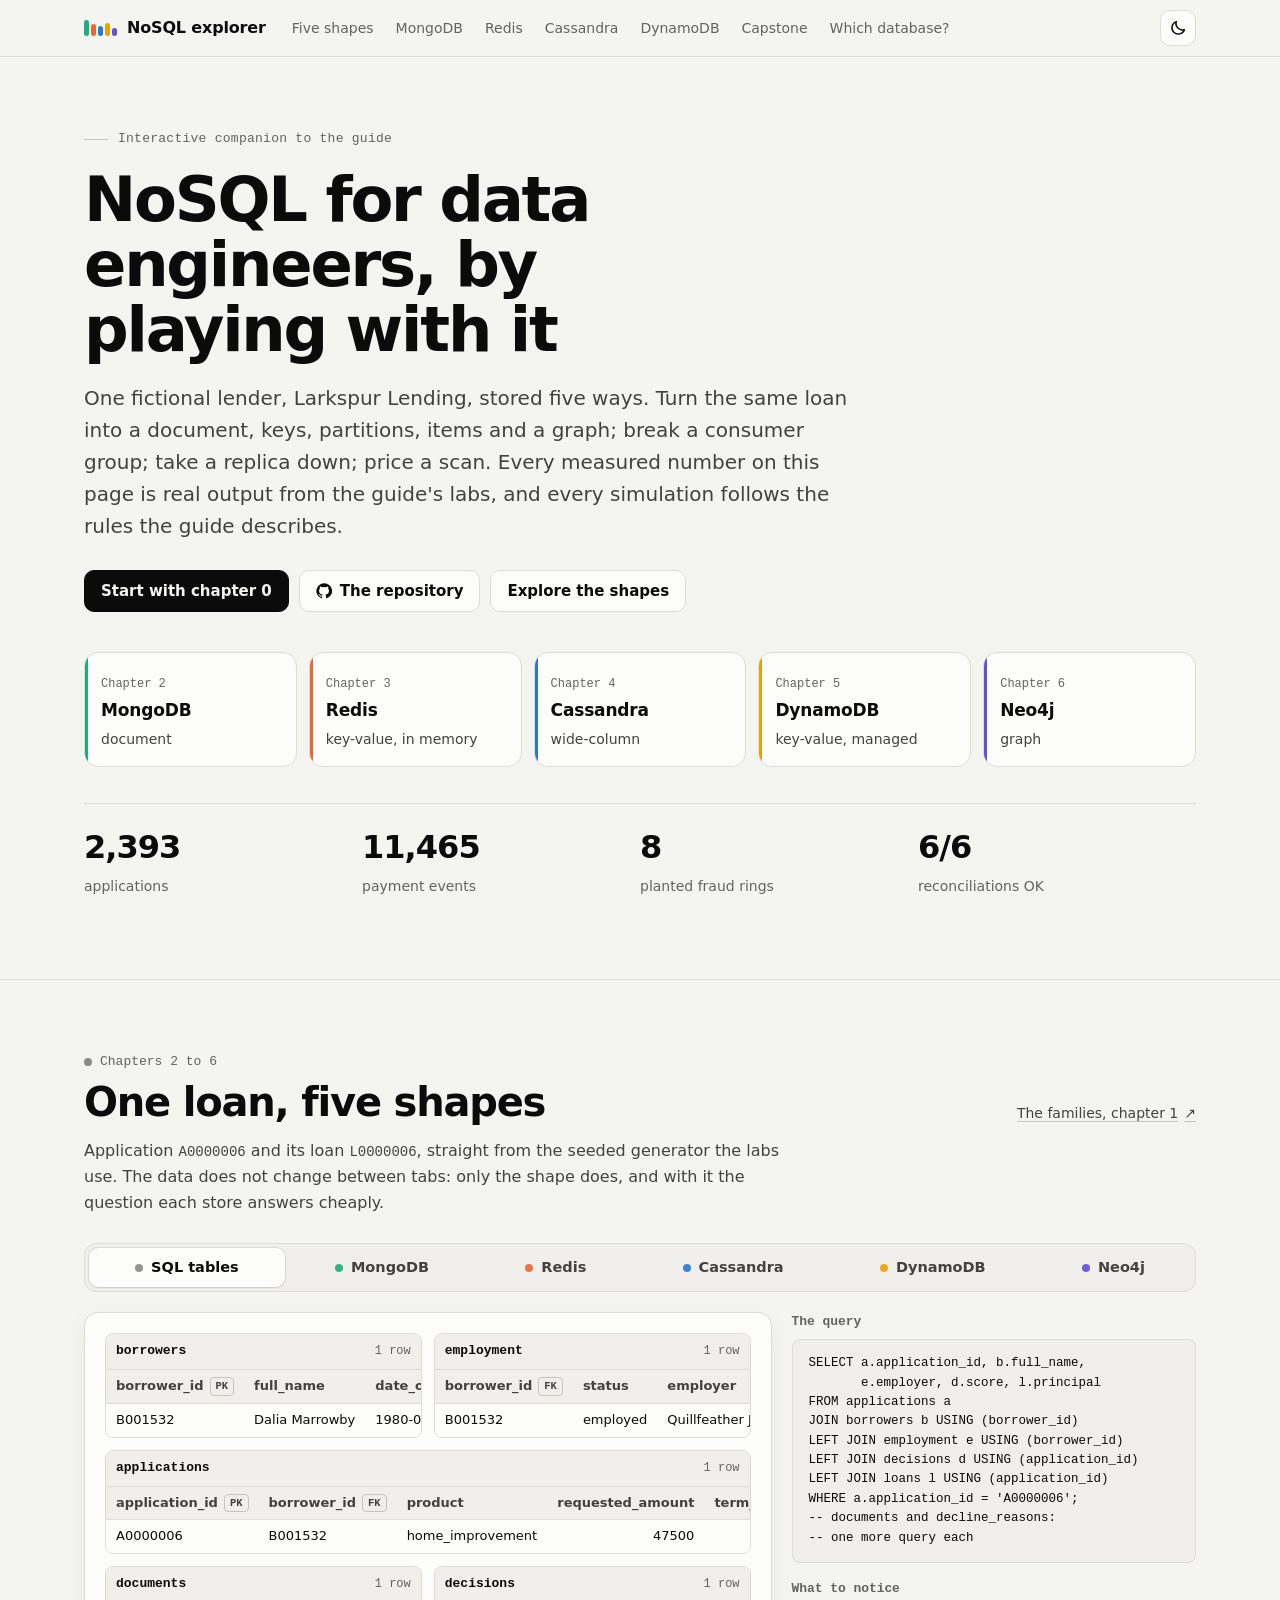
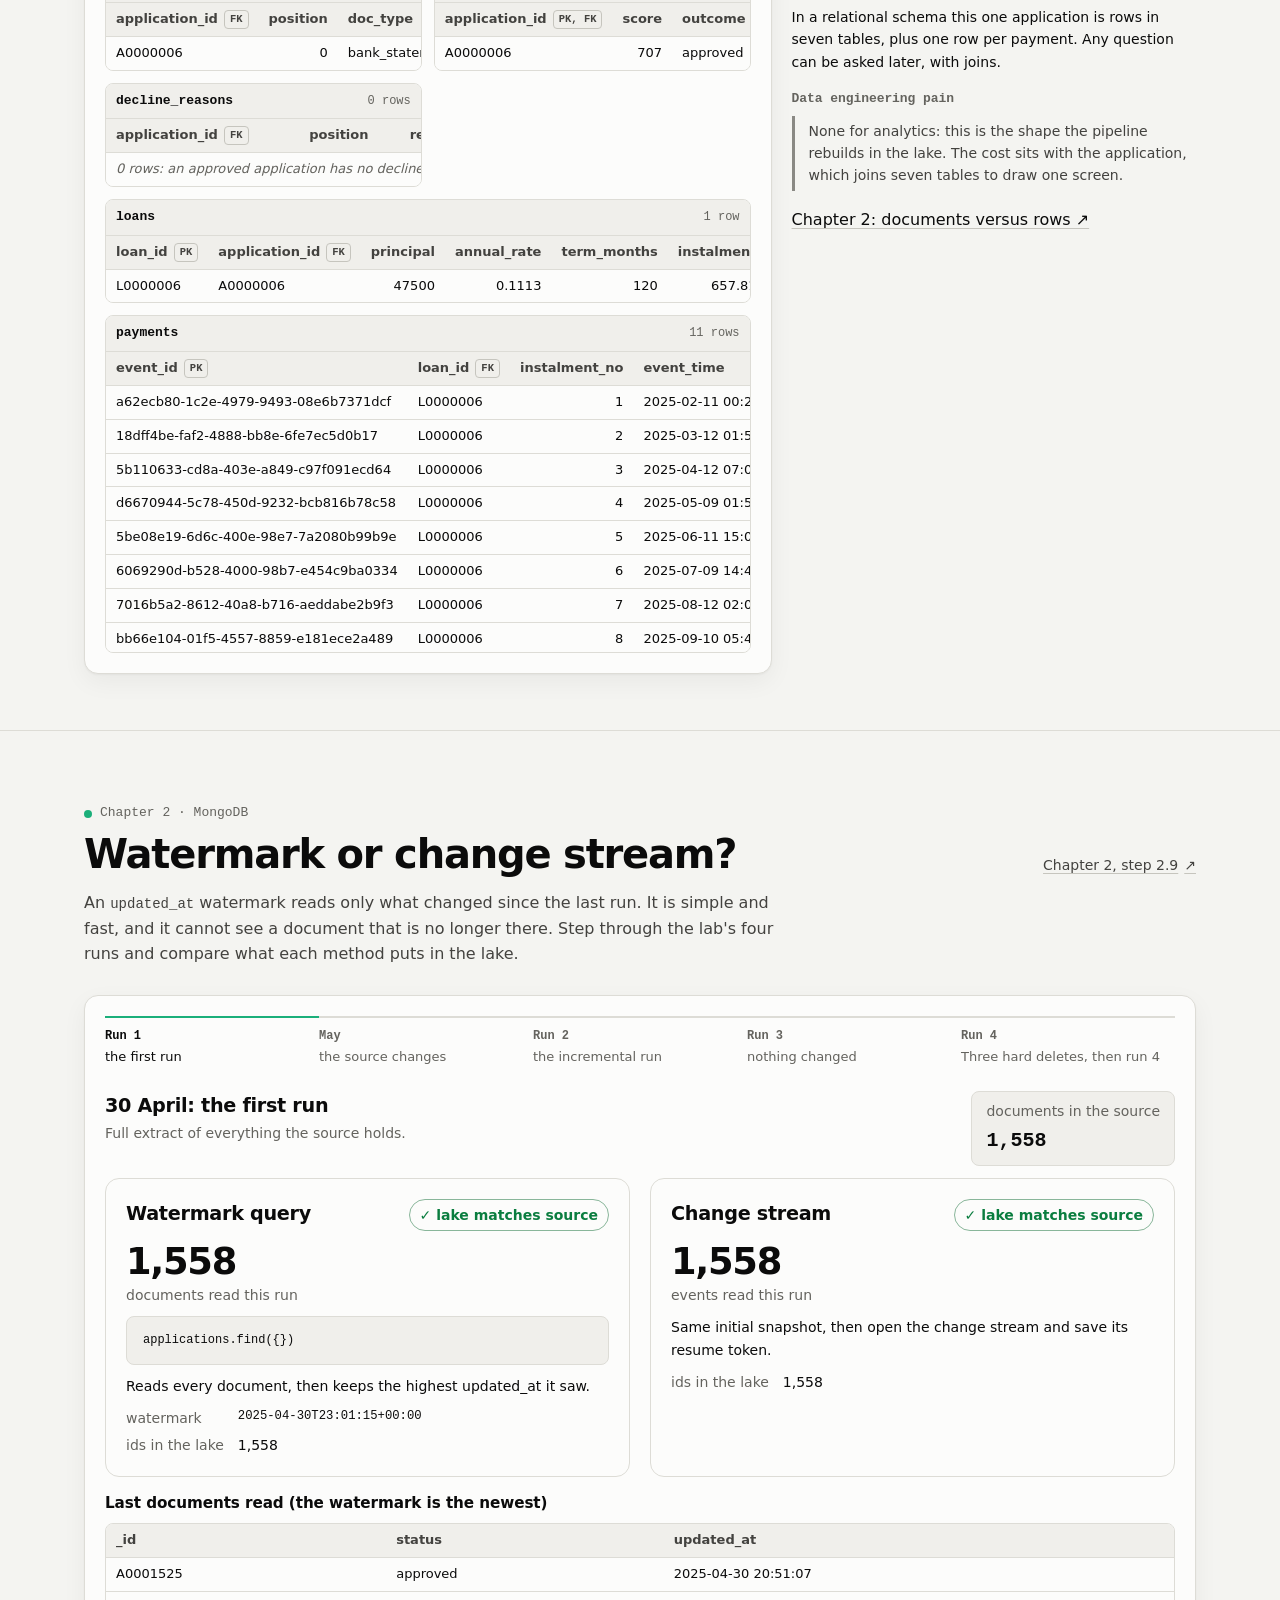
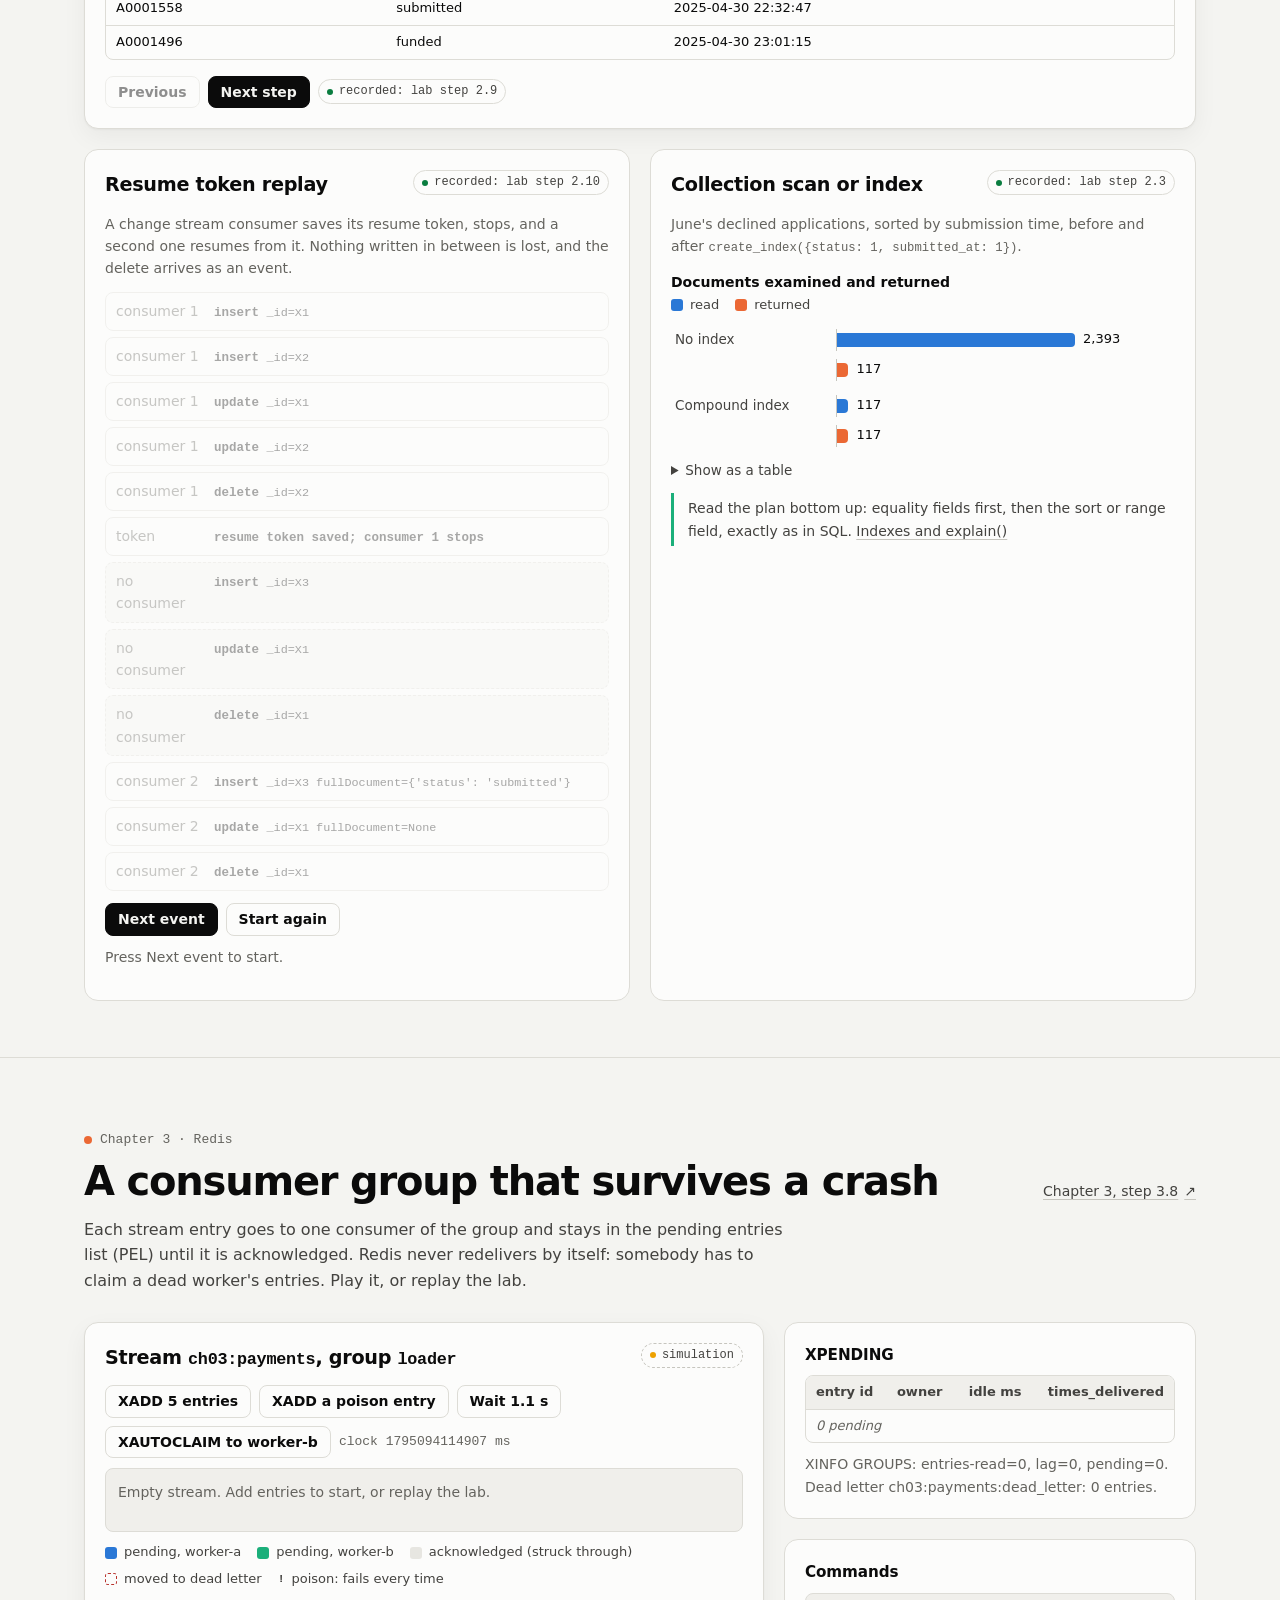
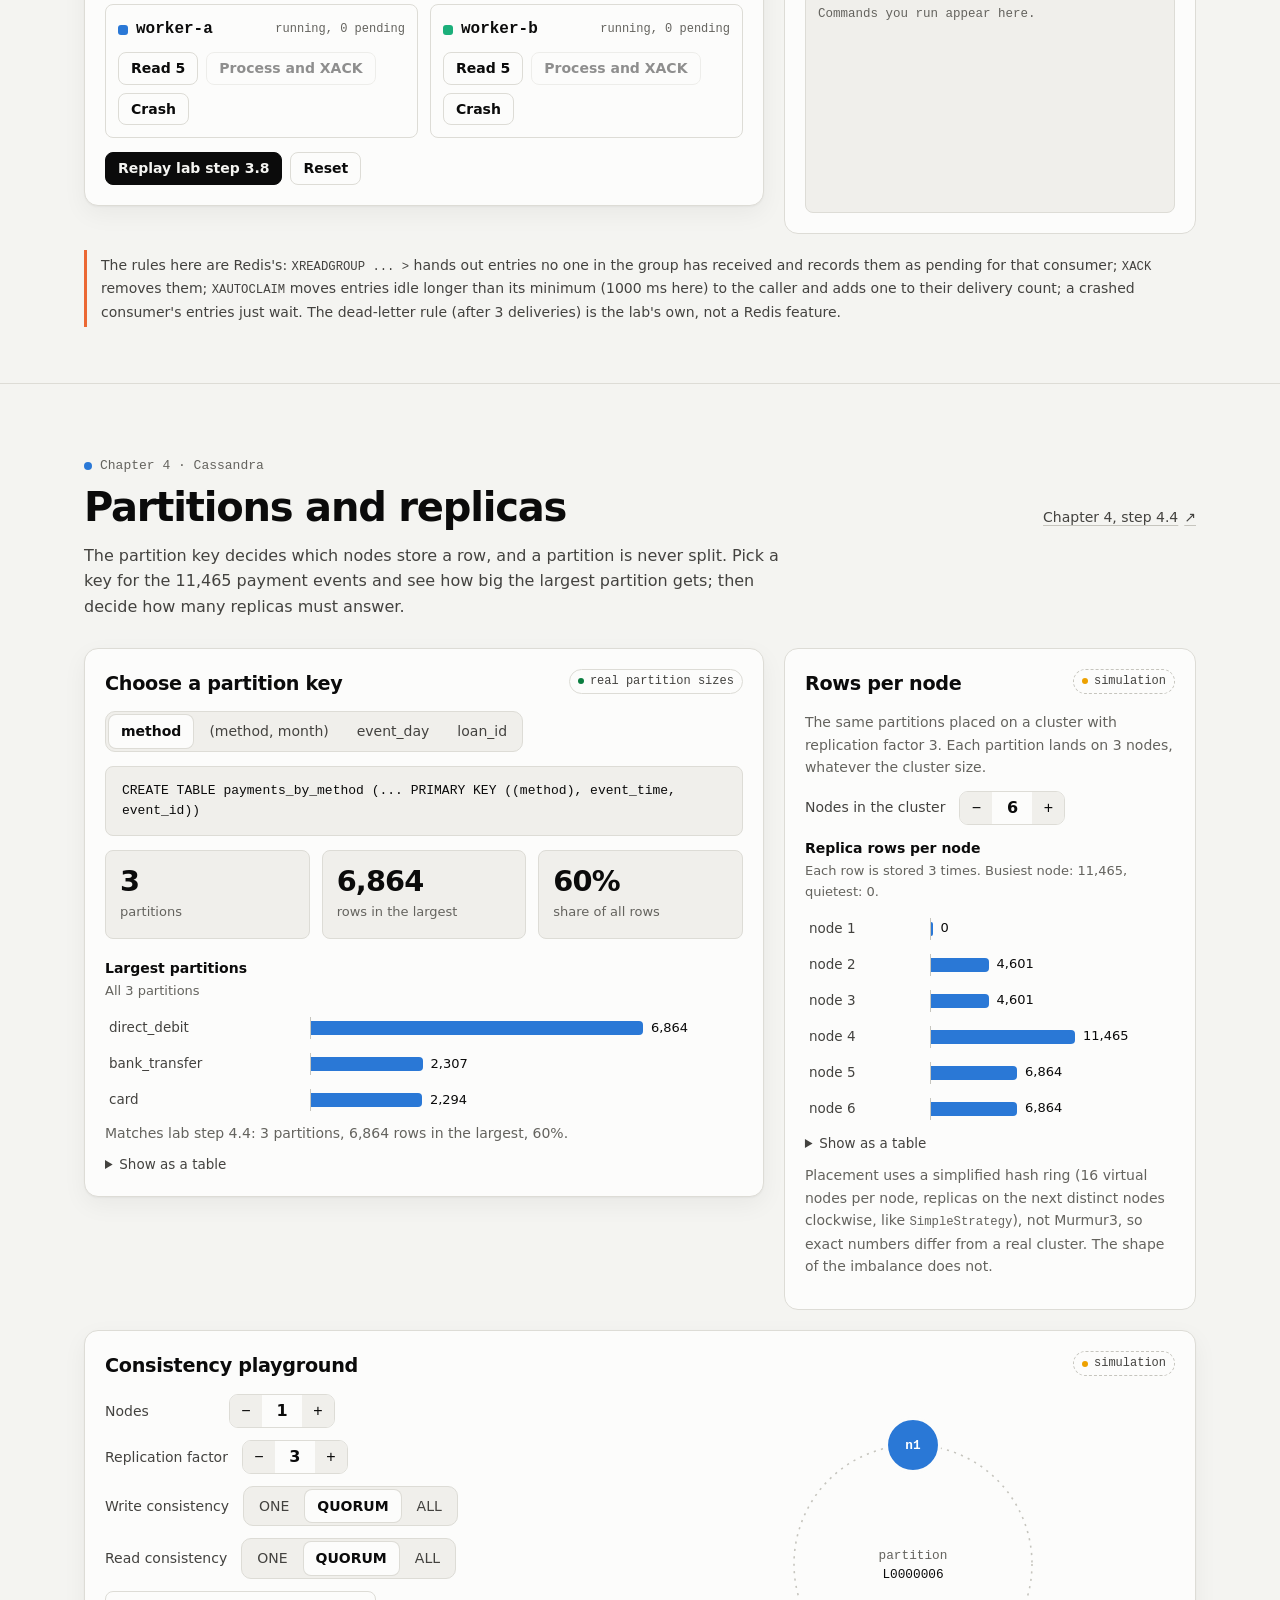
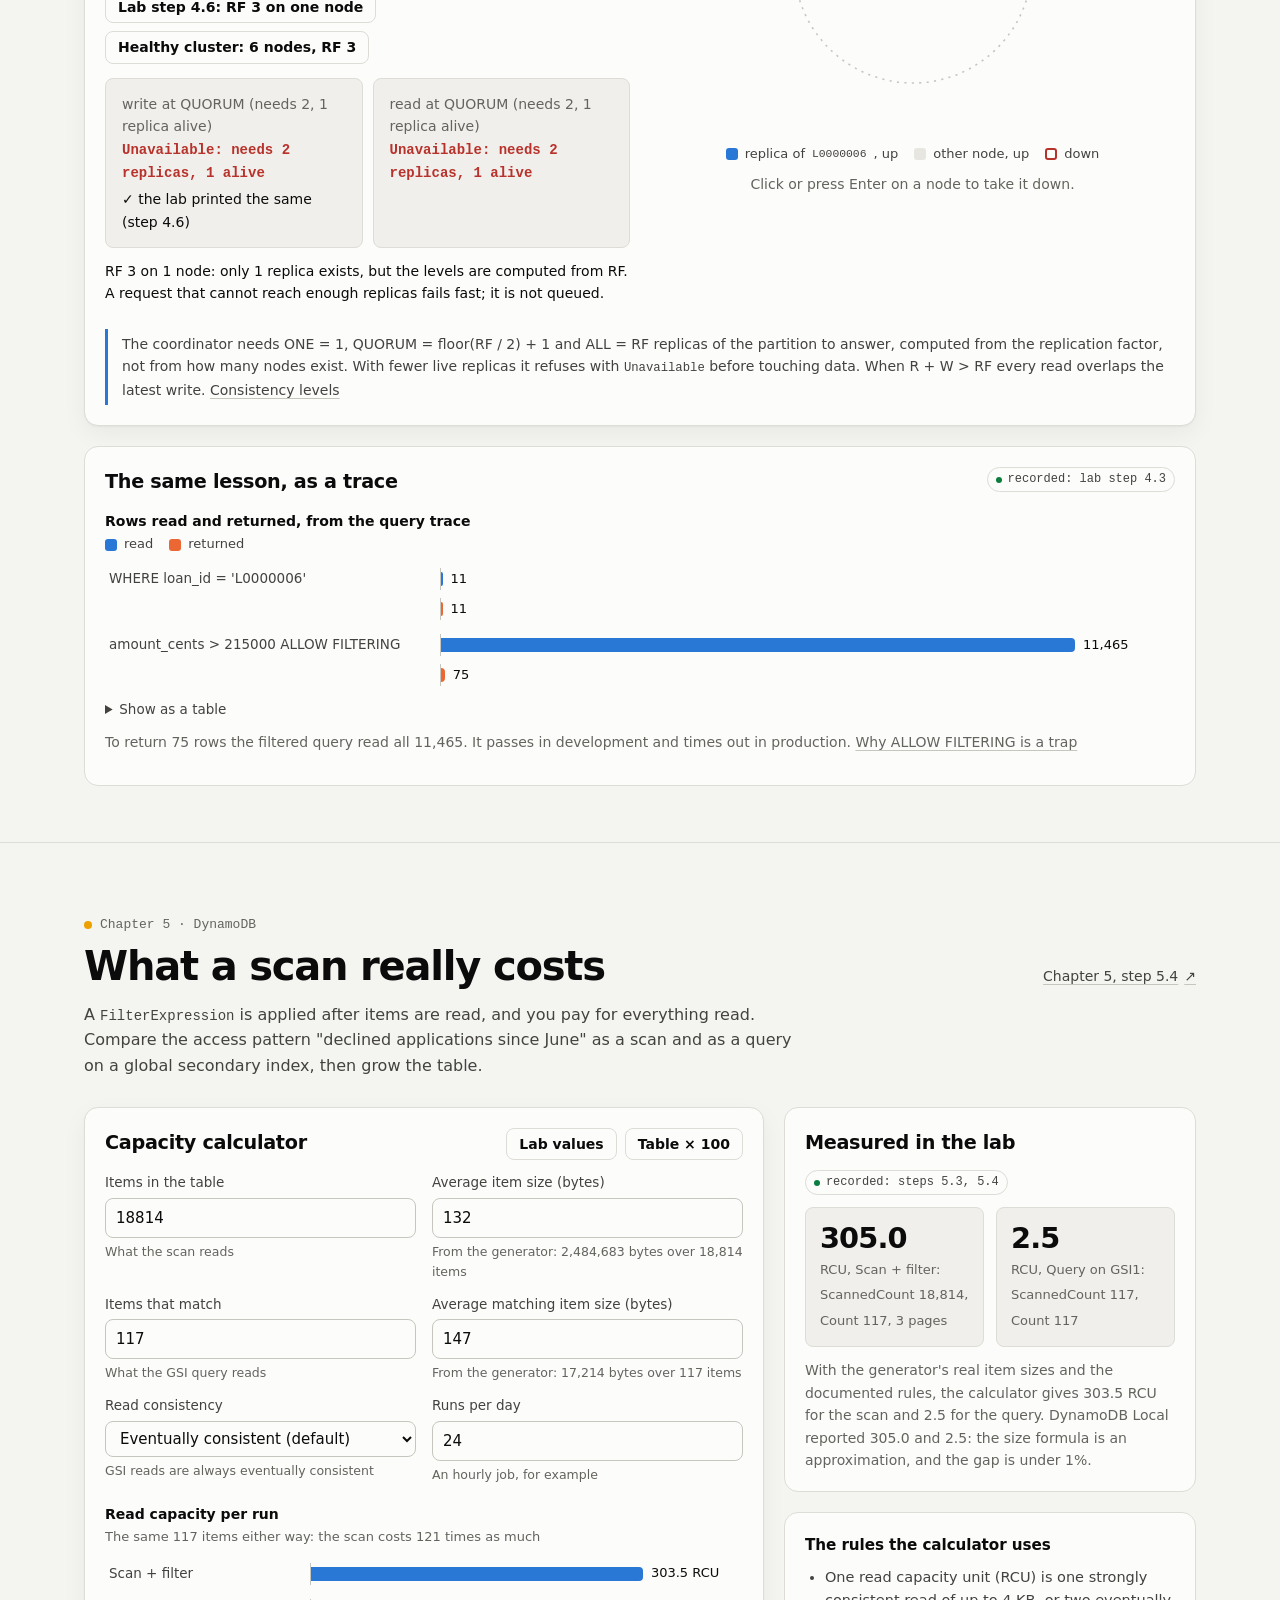
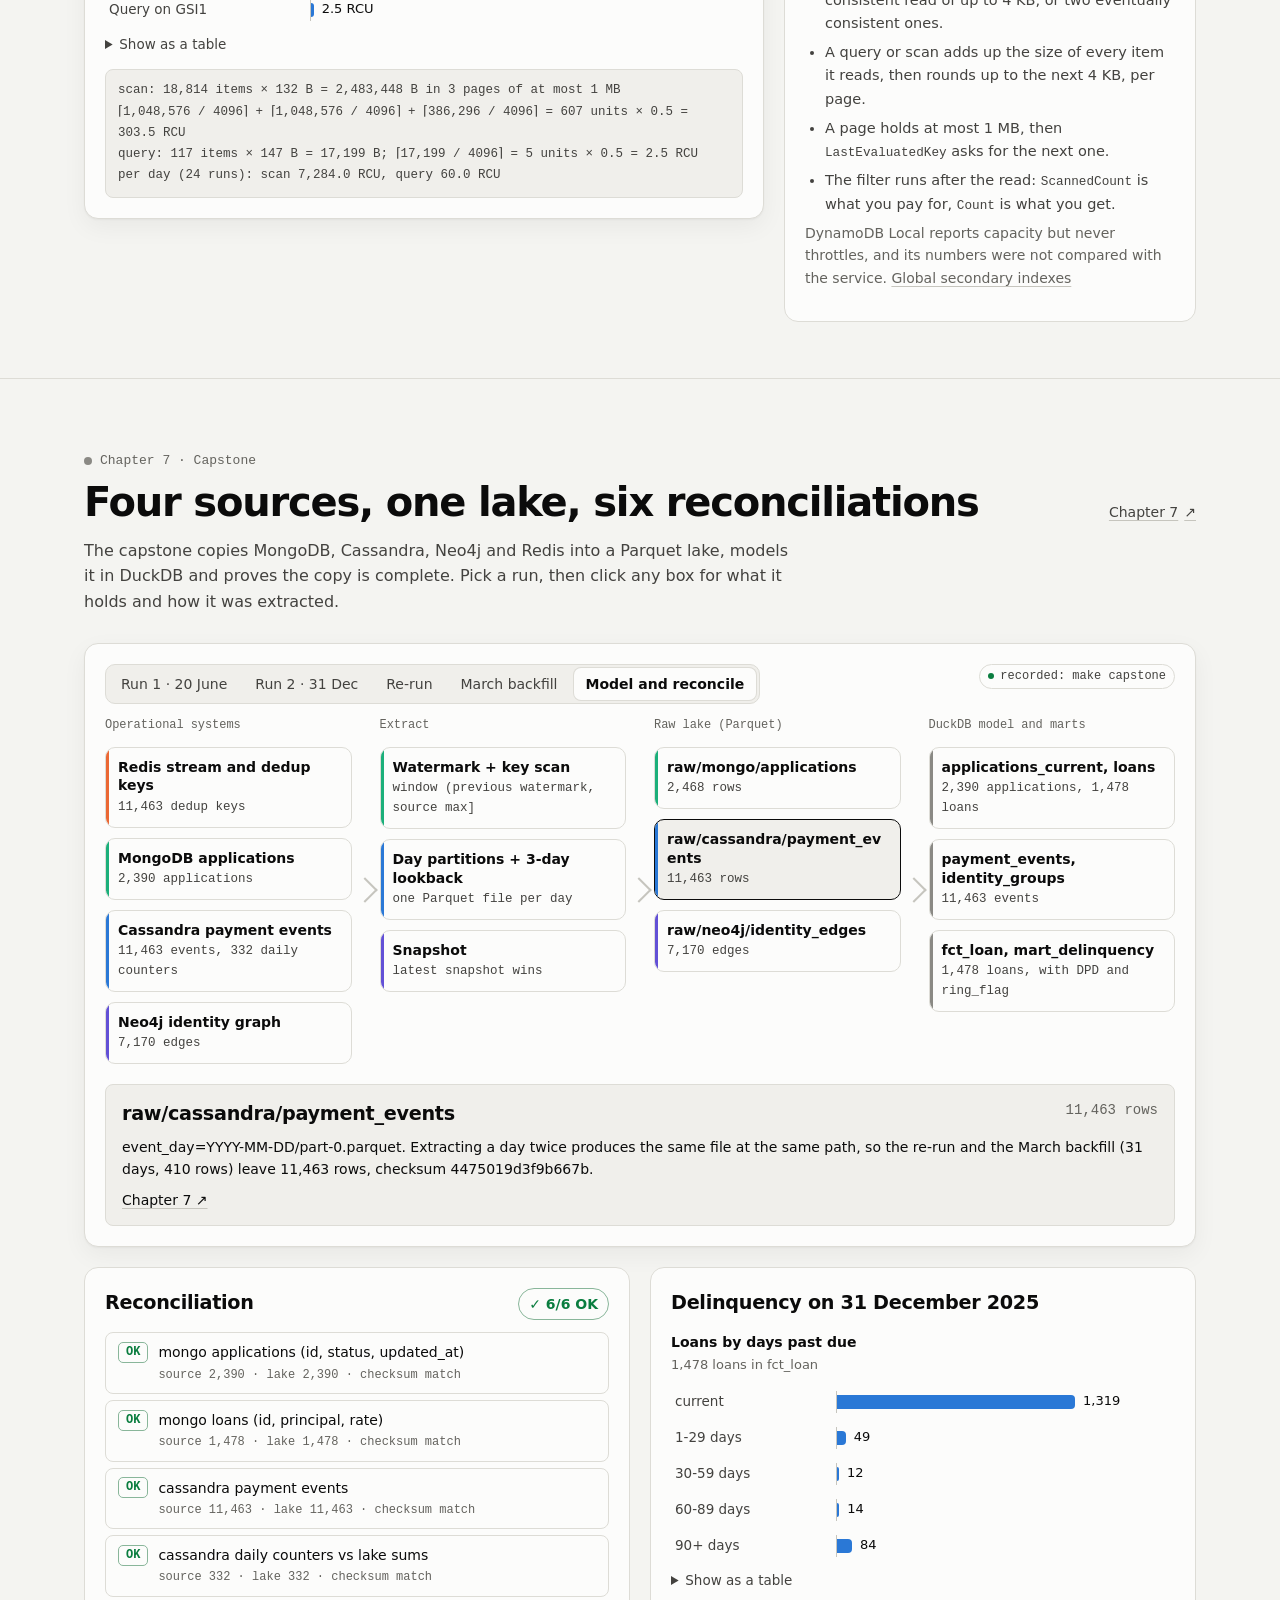
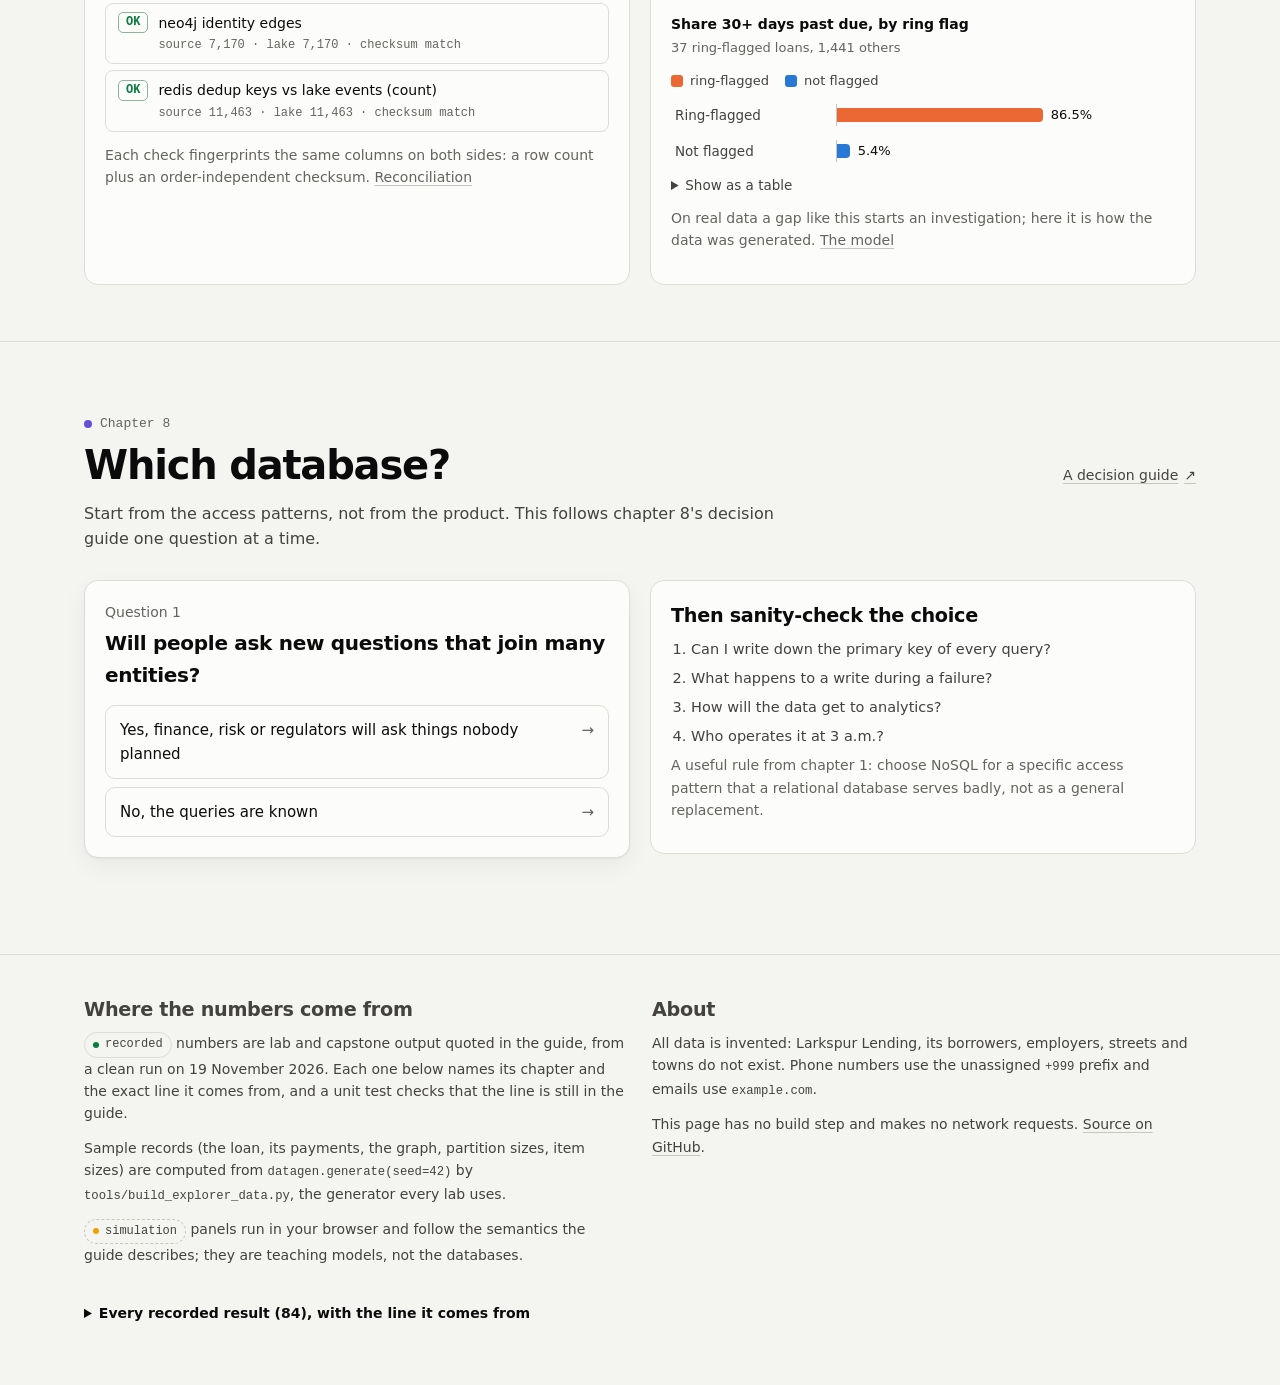
<file: docs/index.html>
<!doctype html>
<html lang="en">
<head>
<meta charset="utf-8">
<meta name="viewport" content="width=device-width, initial-scale=1">
<title>NoSQL explorer</title>
<meta http-equiv="refresh" content="0; url=explorer/">
<link rel="canonical" href="explorer/">
</head>
<body style="font-family: system-ui, sans-serif; background: #111; color: #eee; padding: 24px">
<p>Opening the <a href="explorer/" style="color: #8ab4f8">NoSQL explorer</a>.</p>
</body>
</html>
</file>
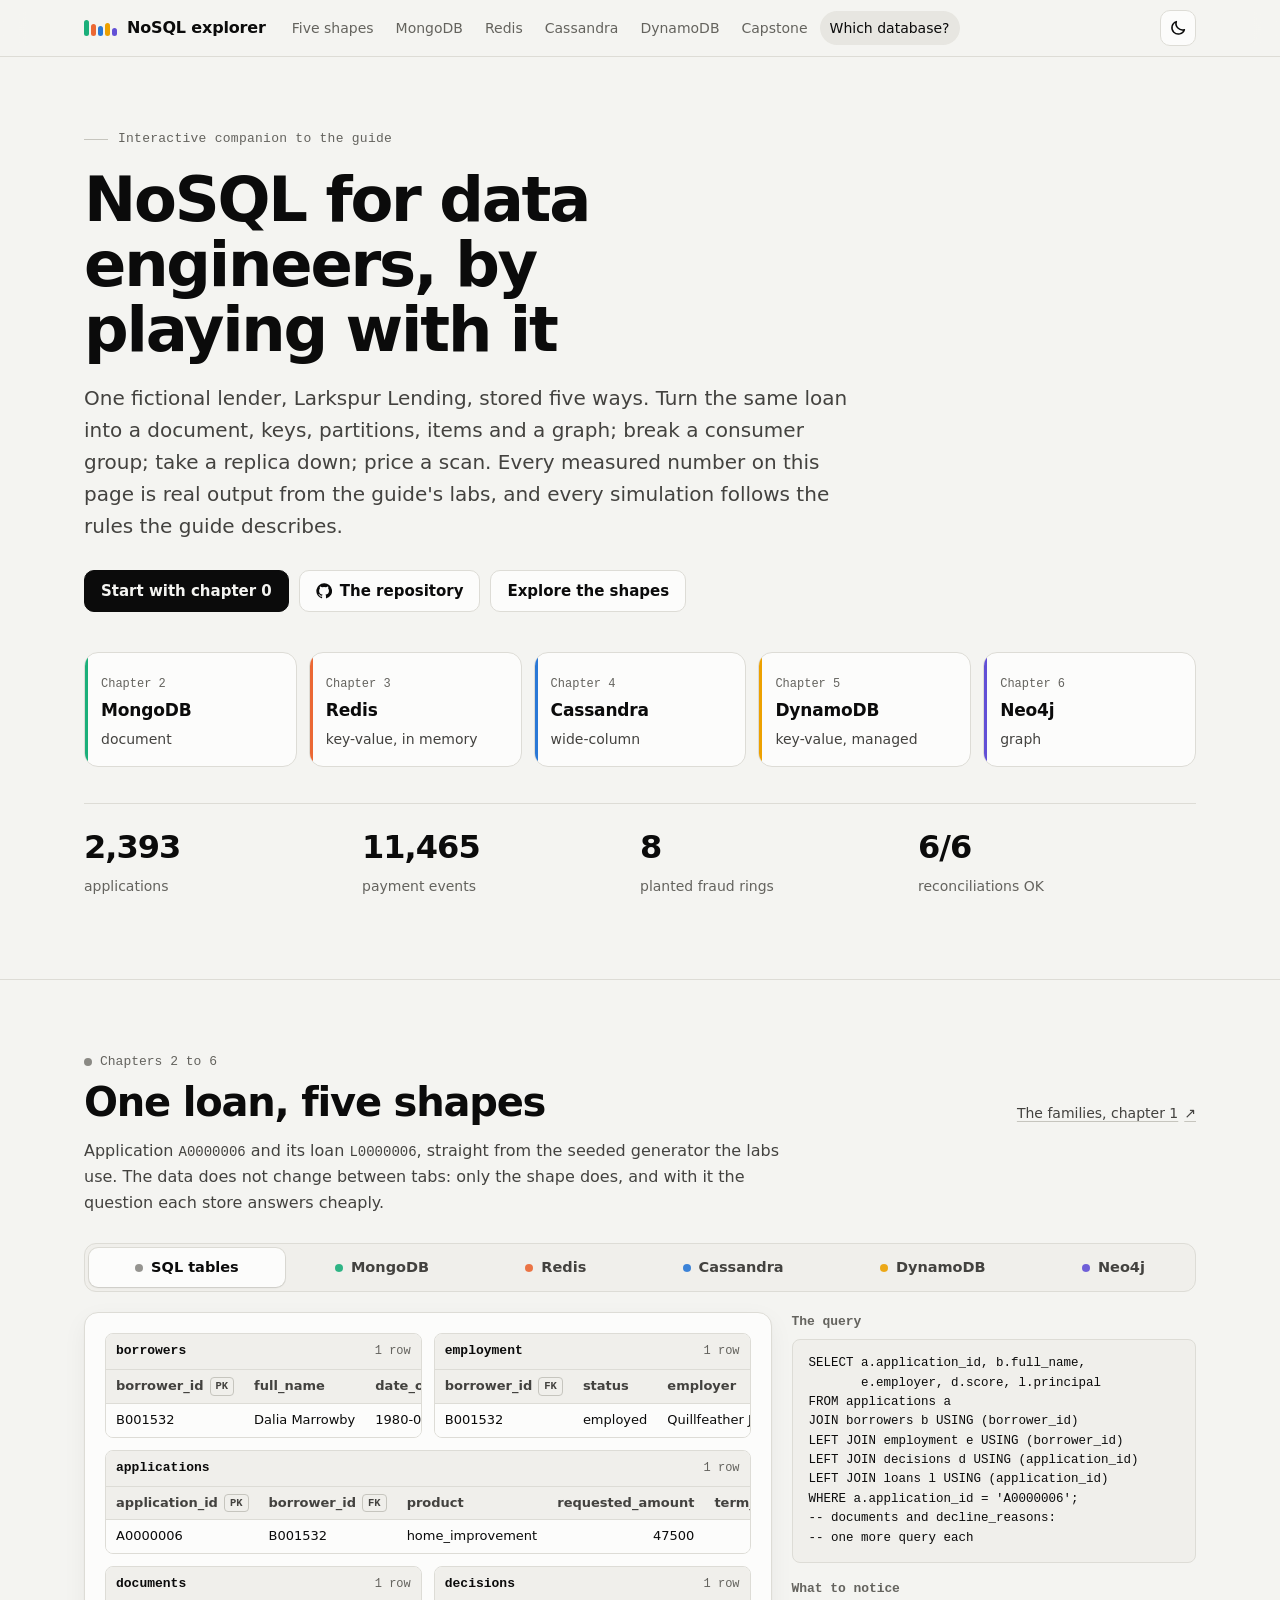
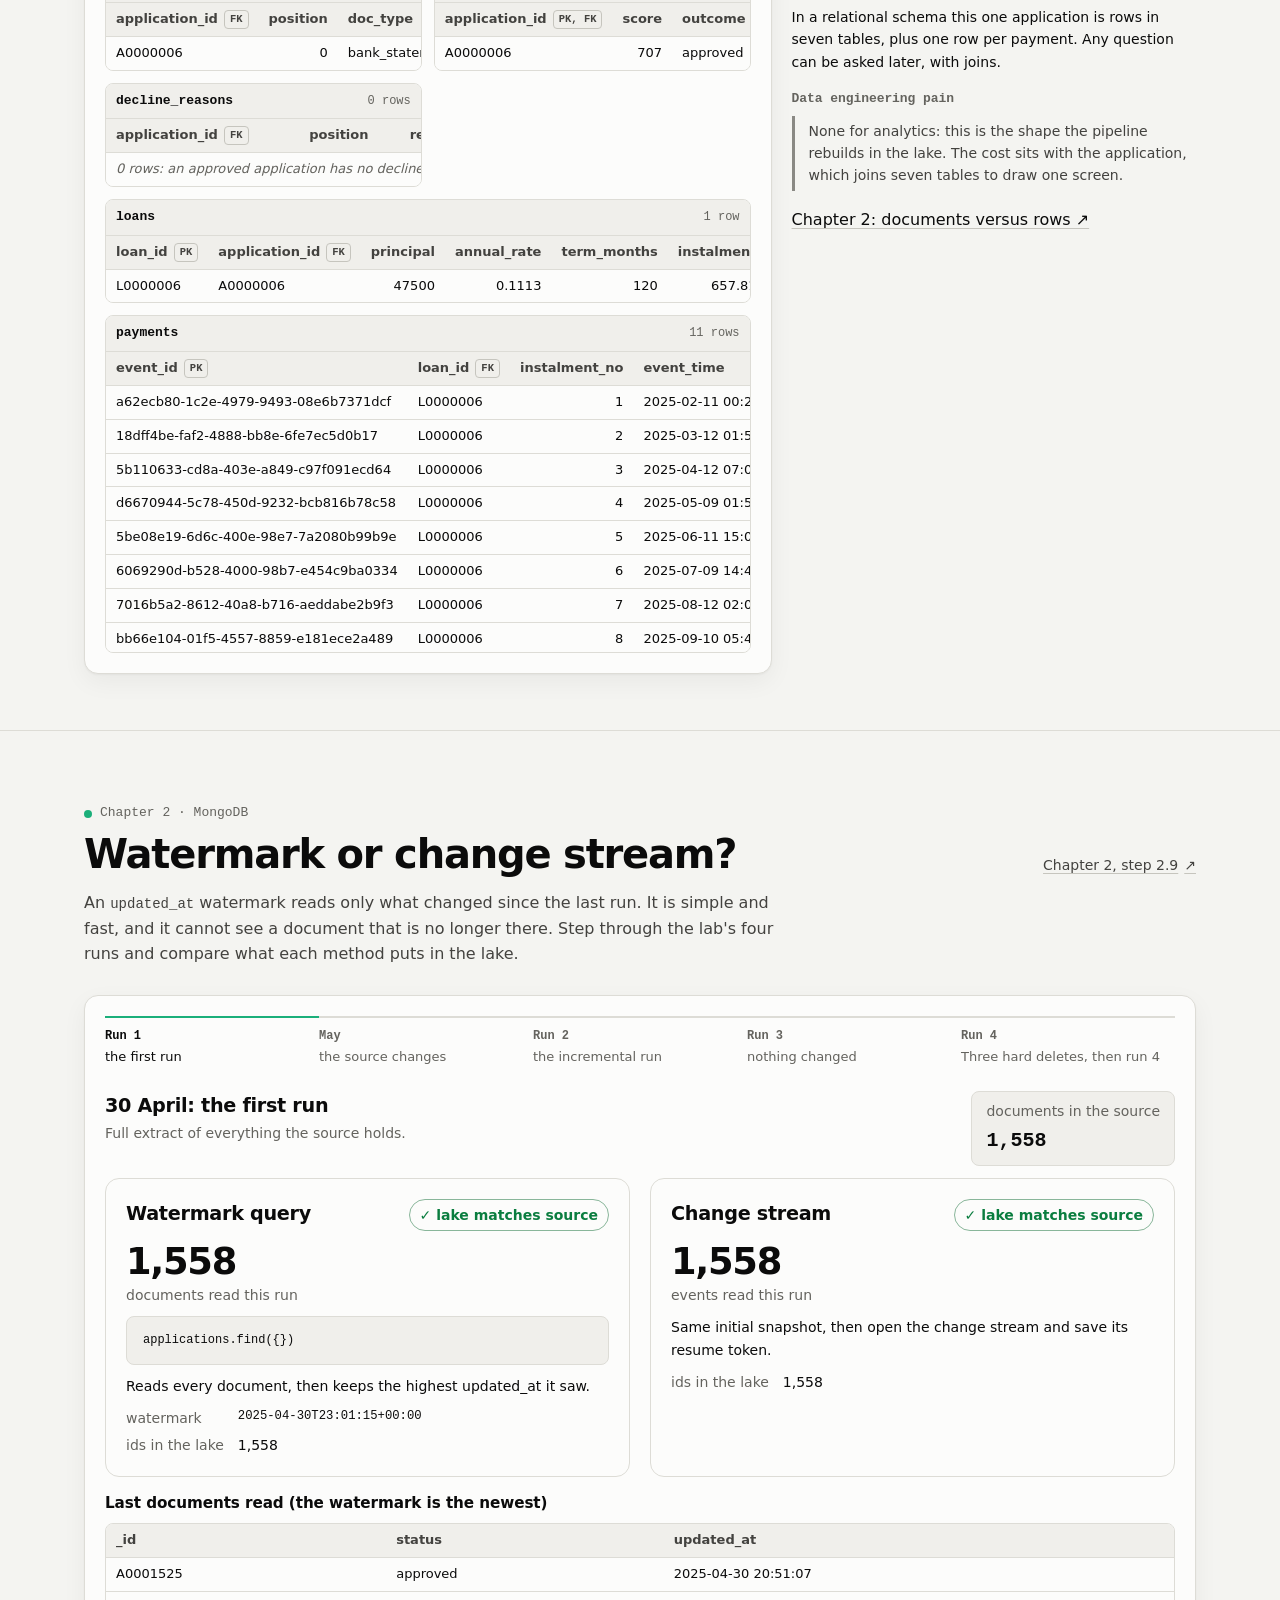
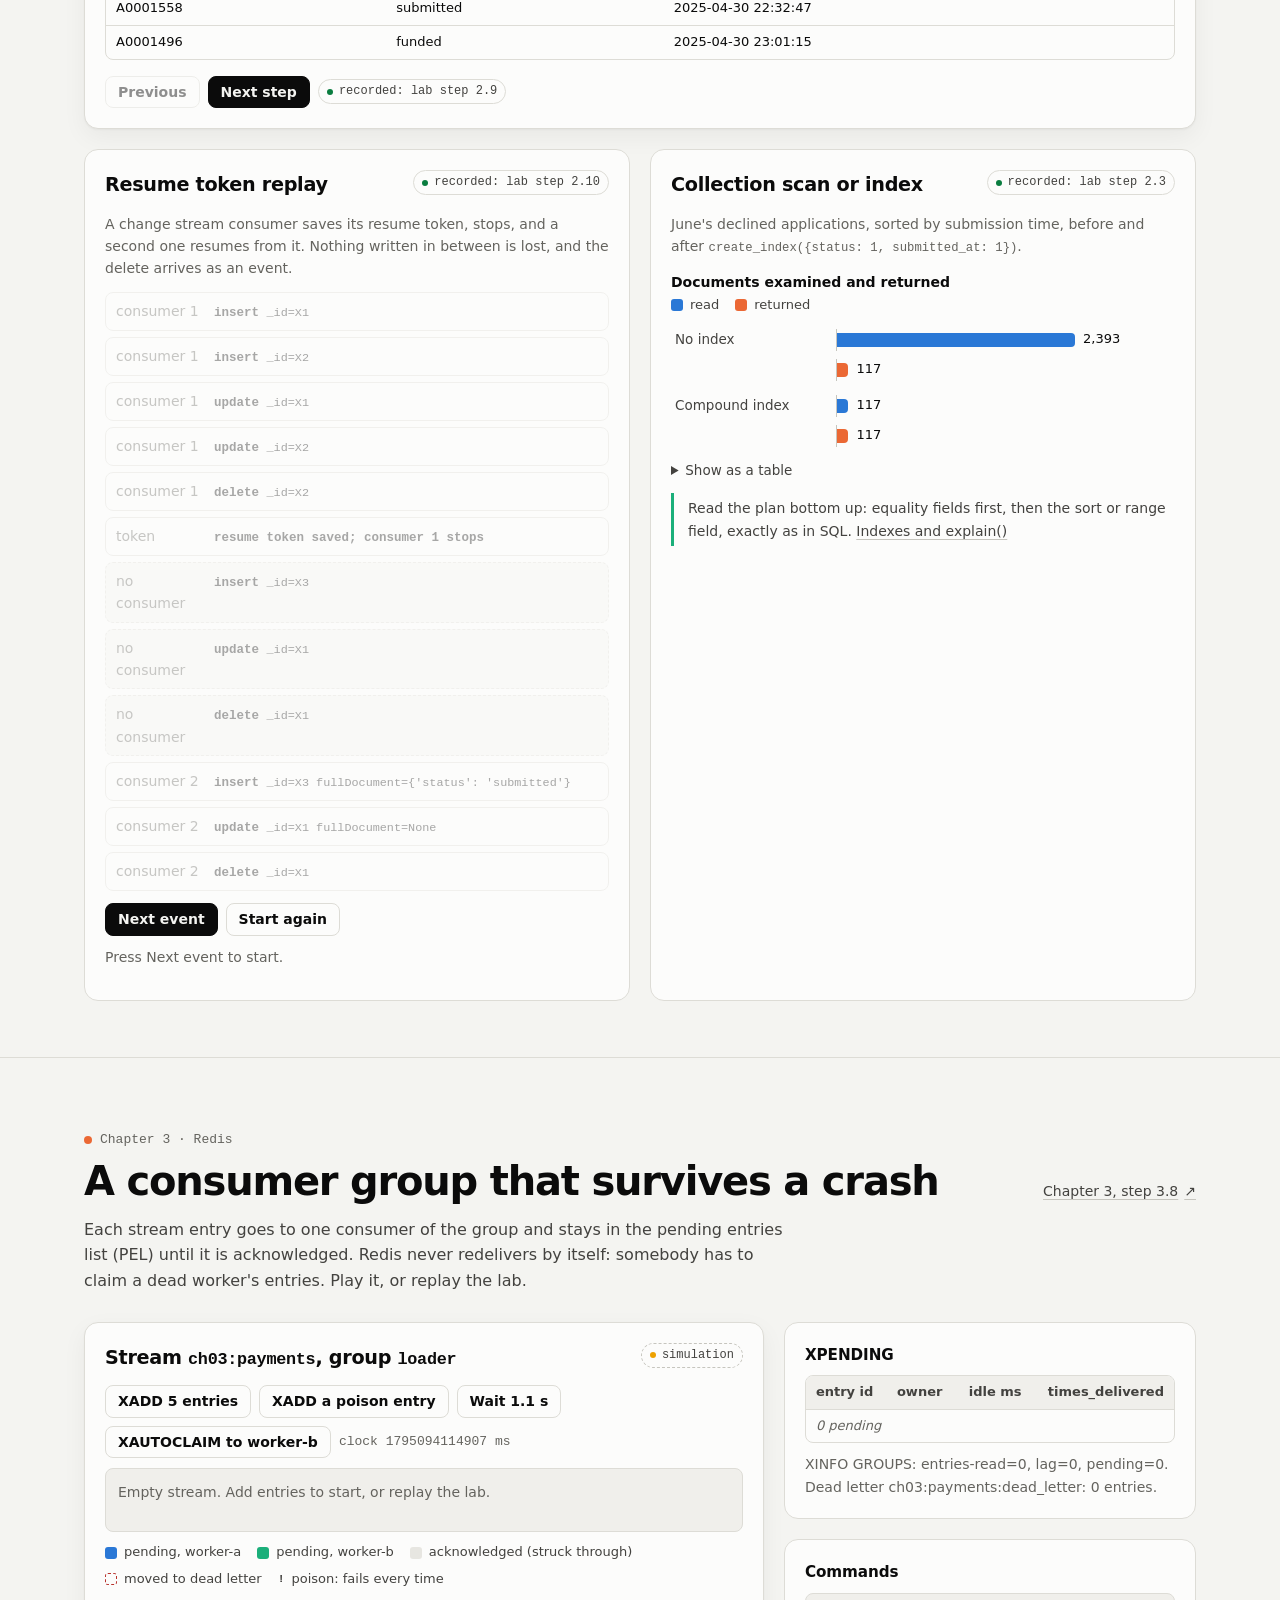
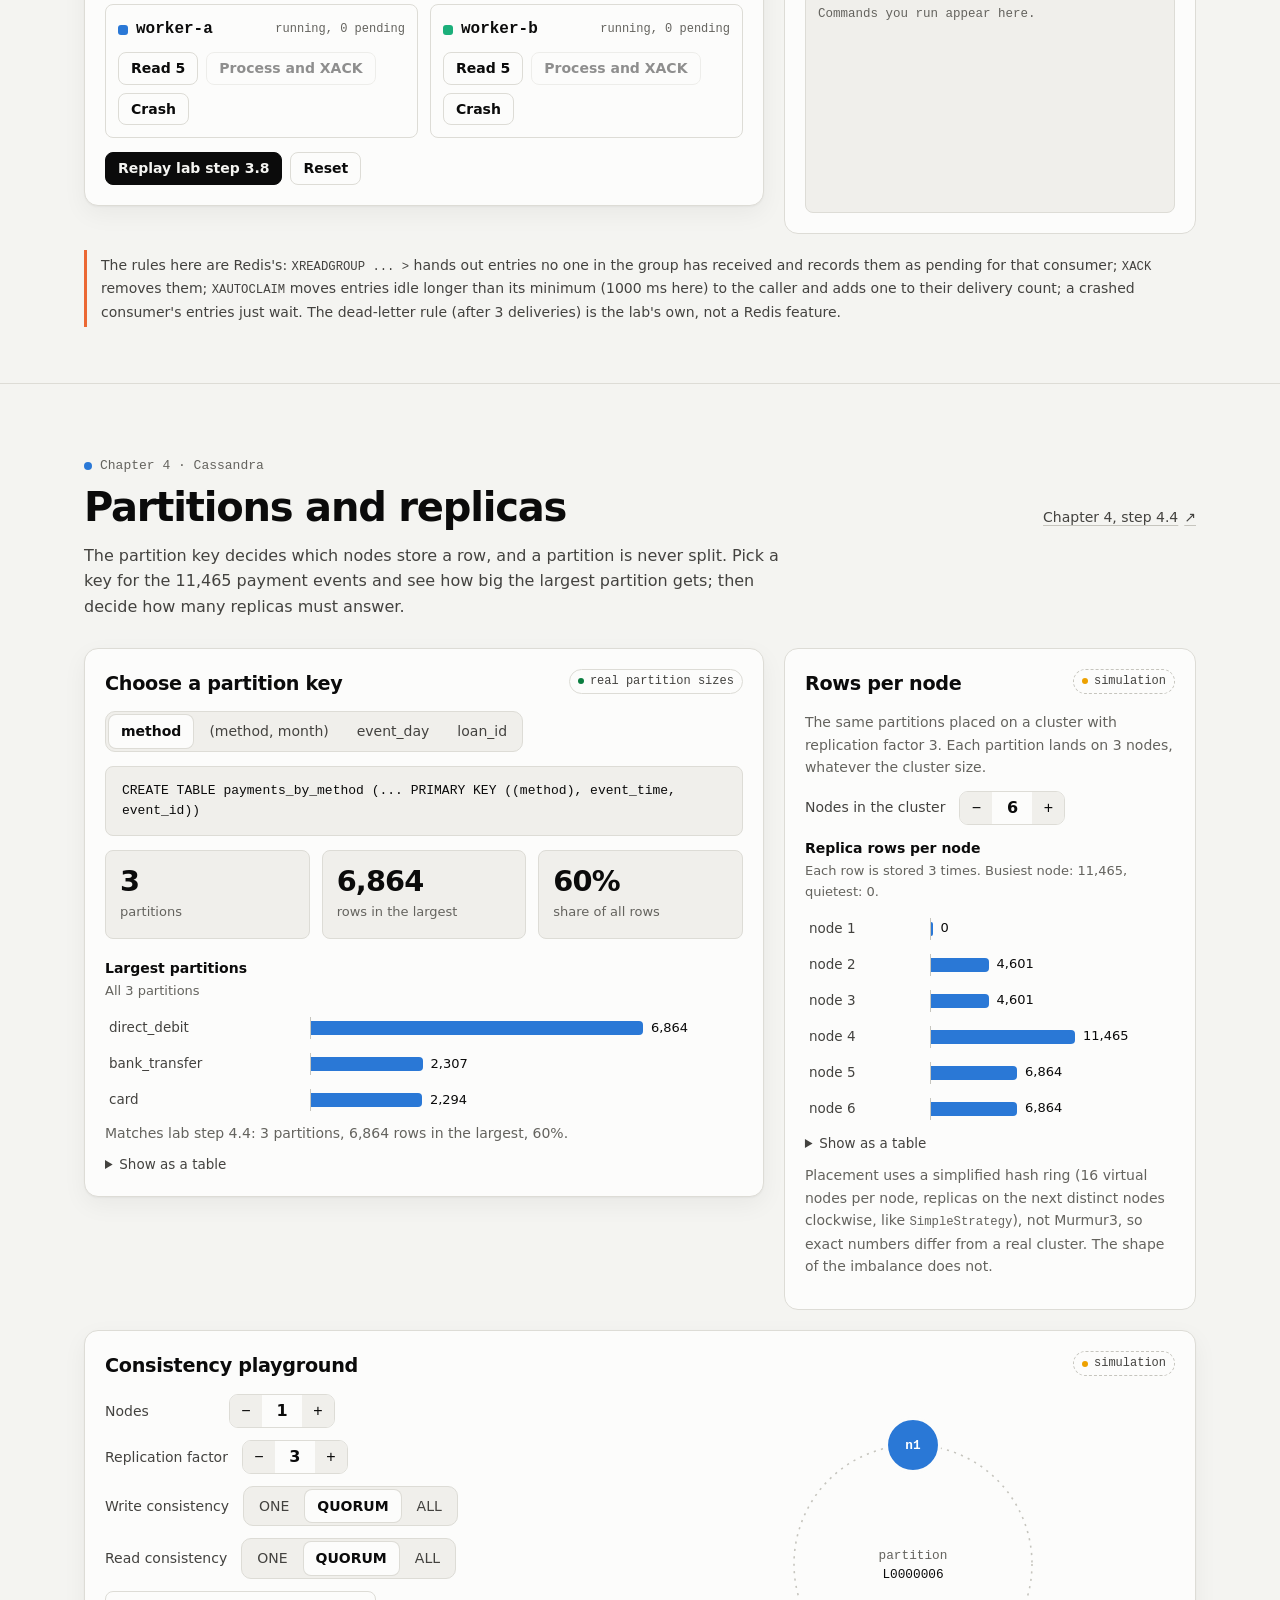
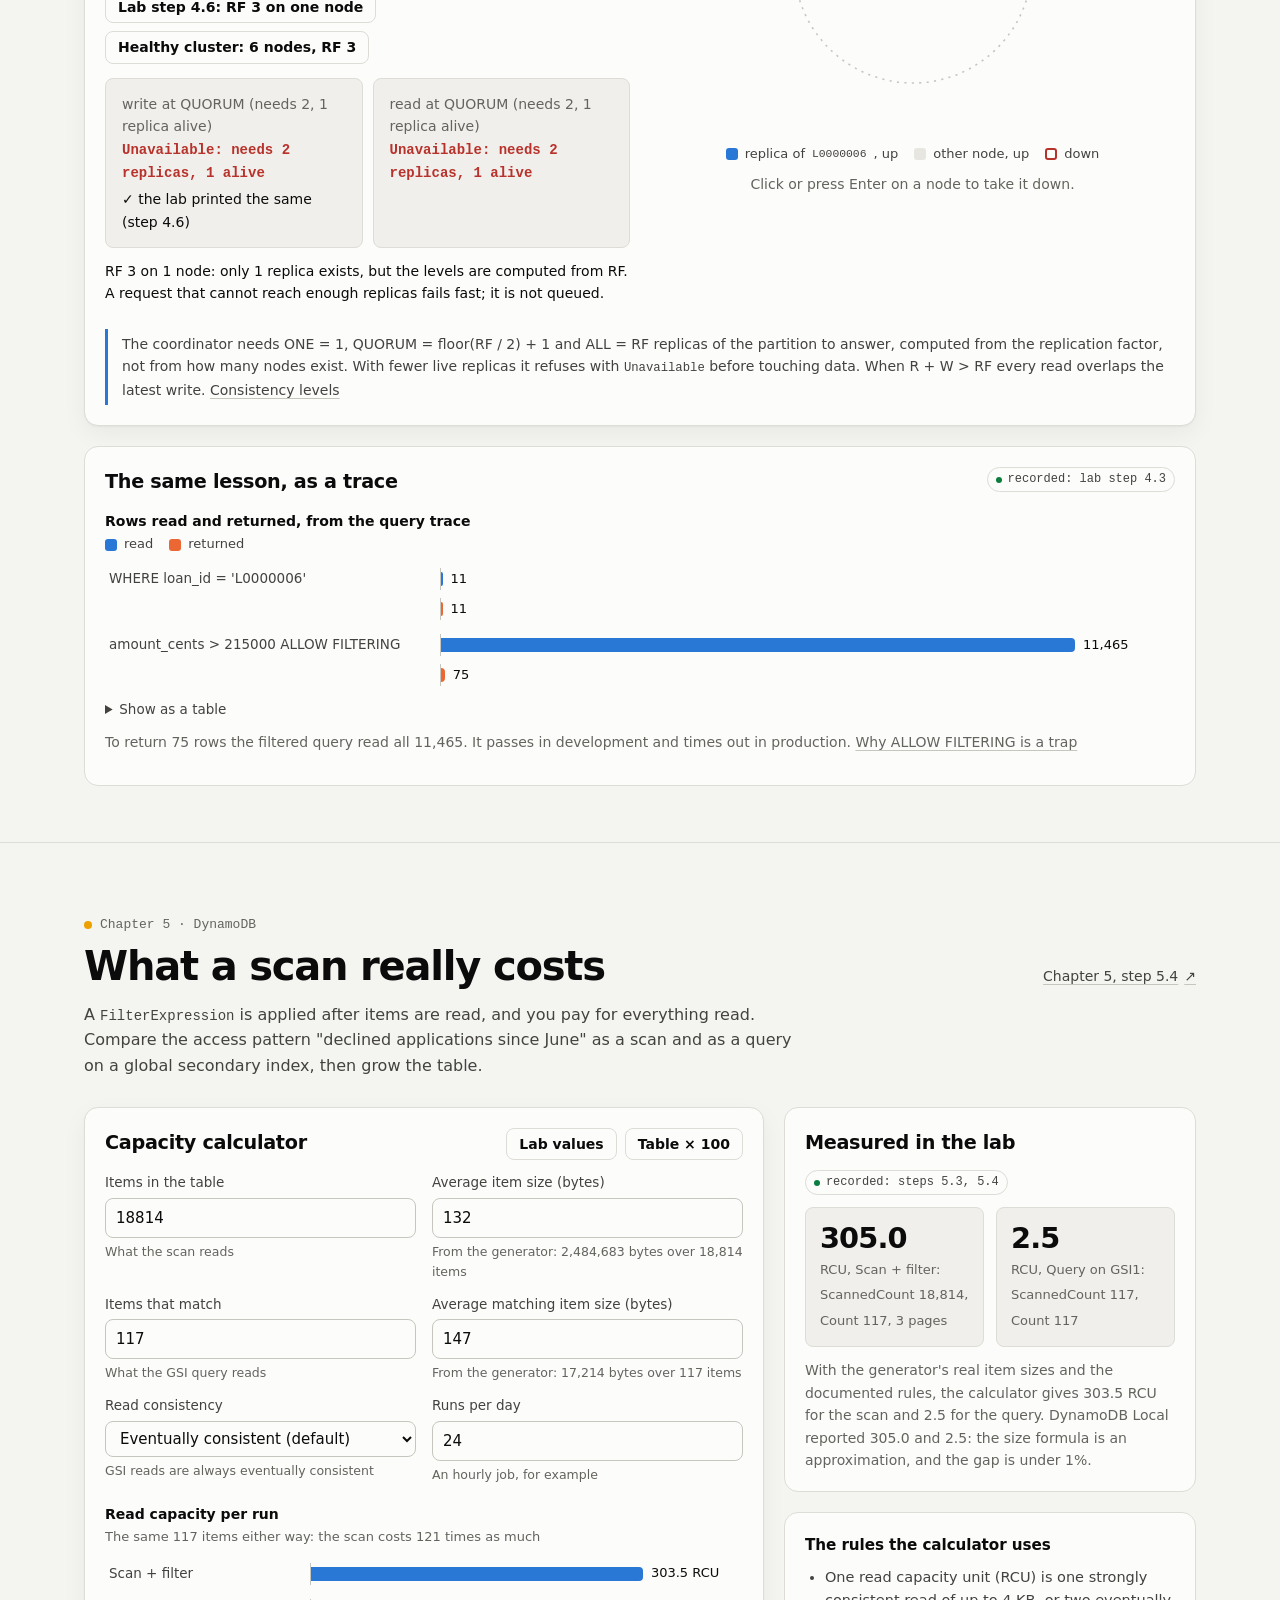
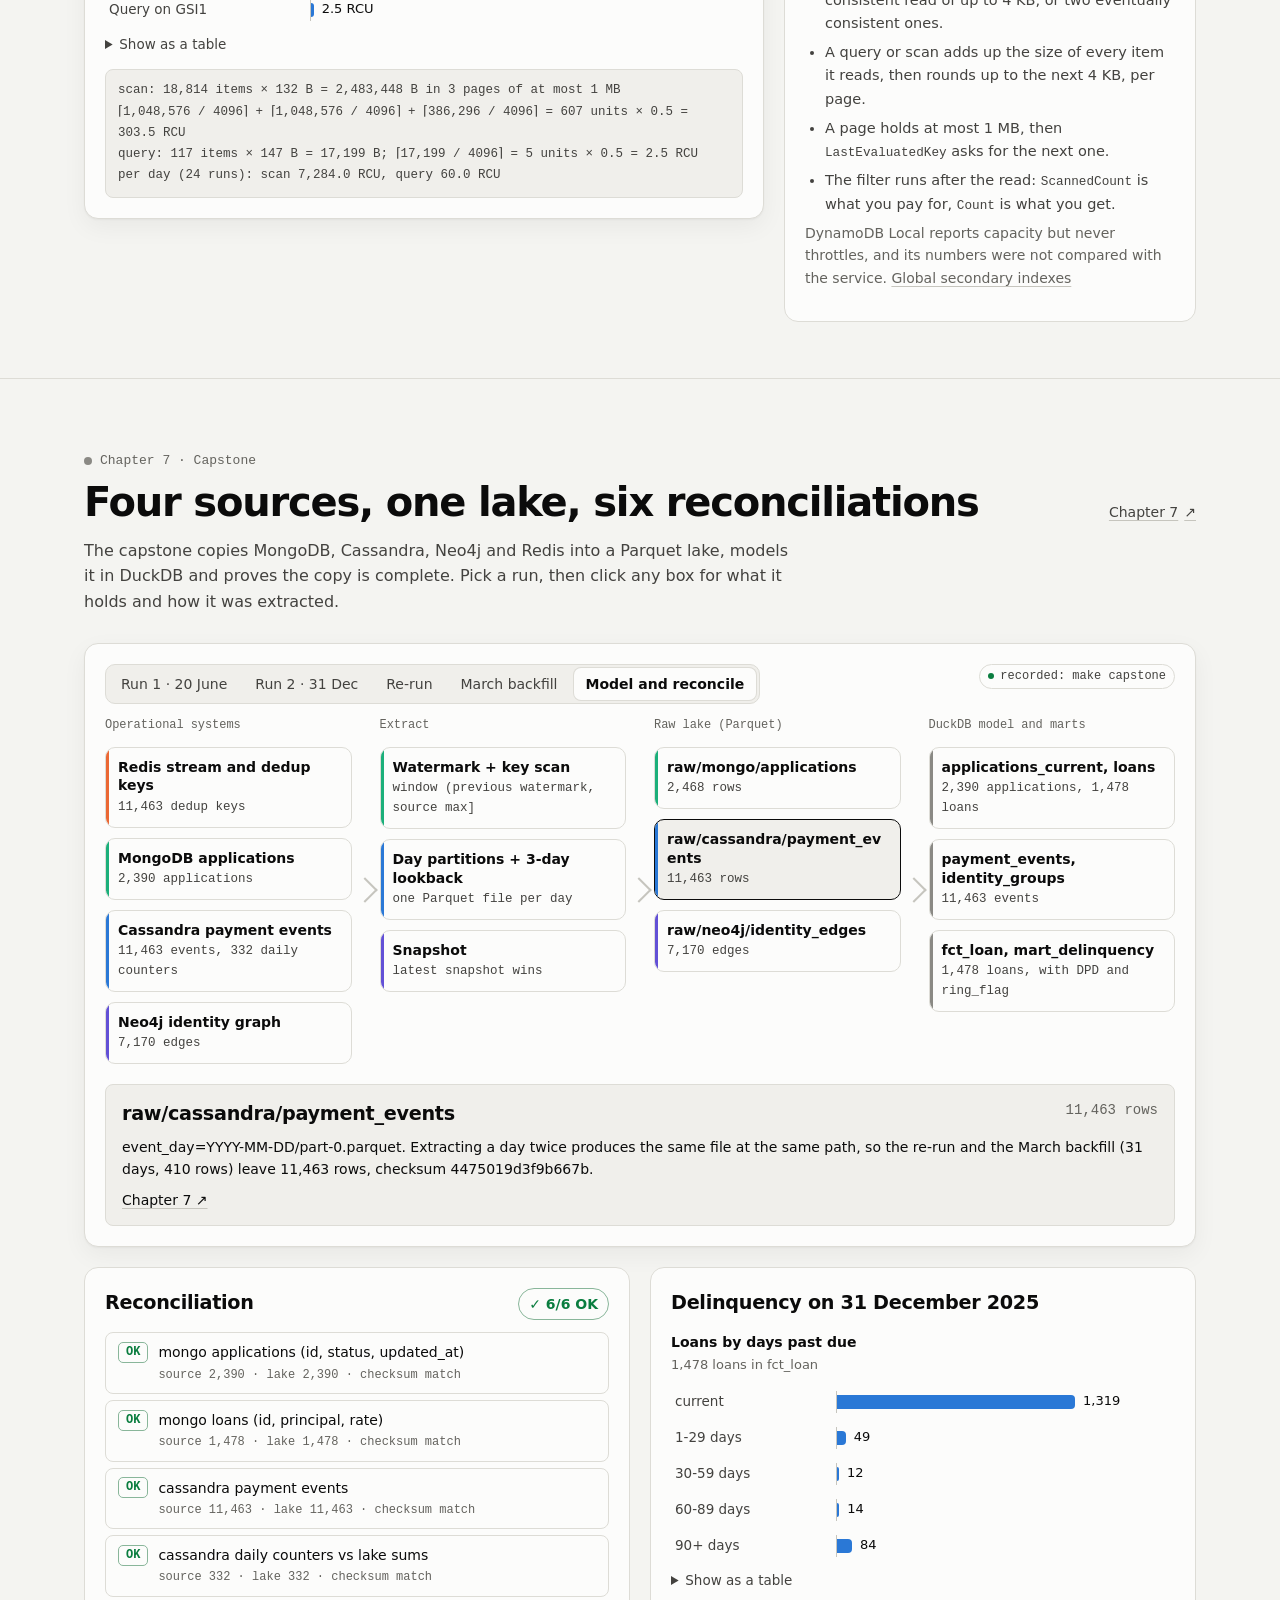
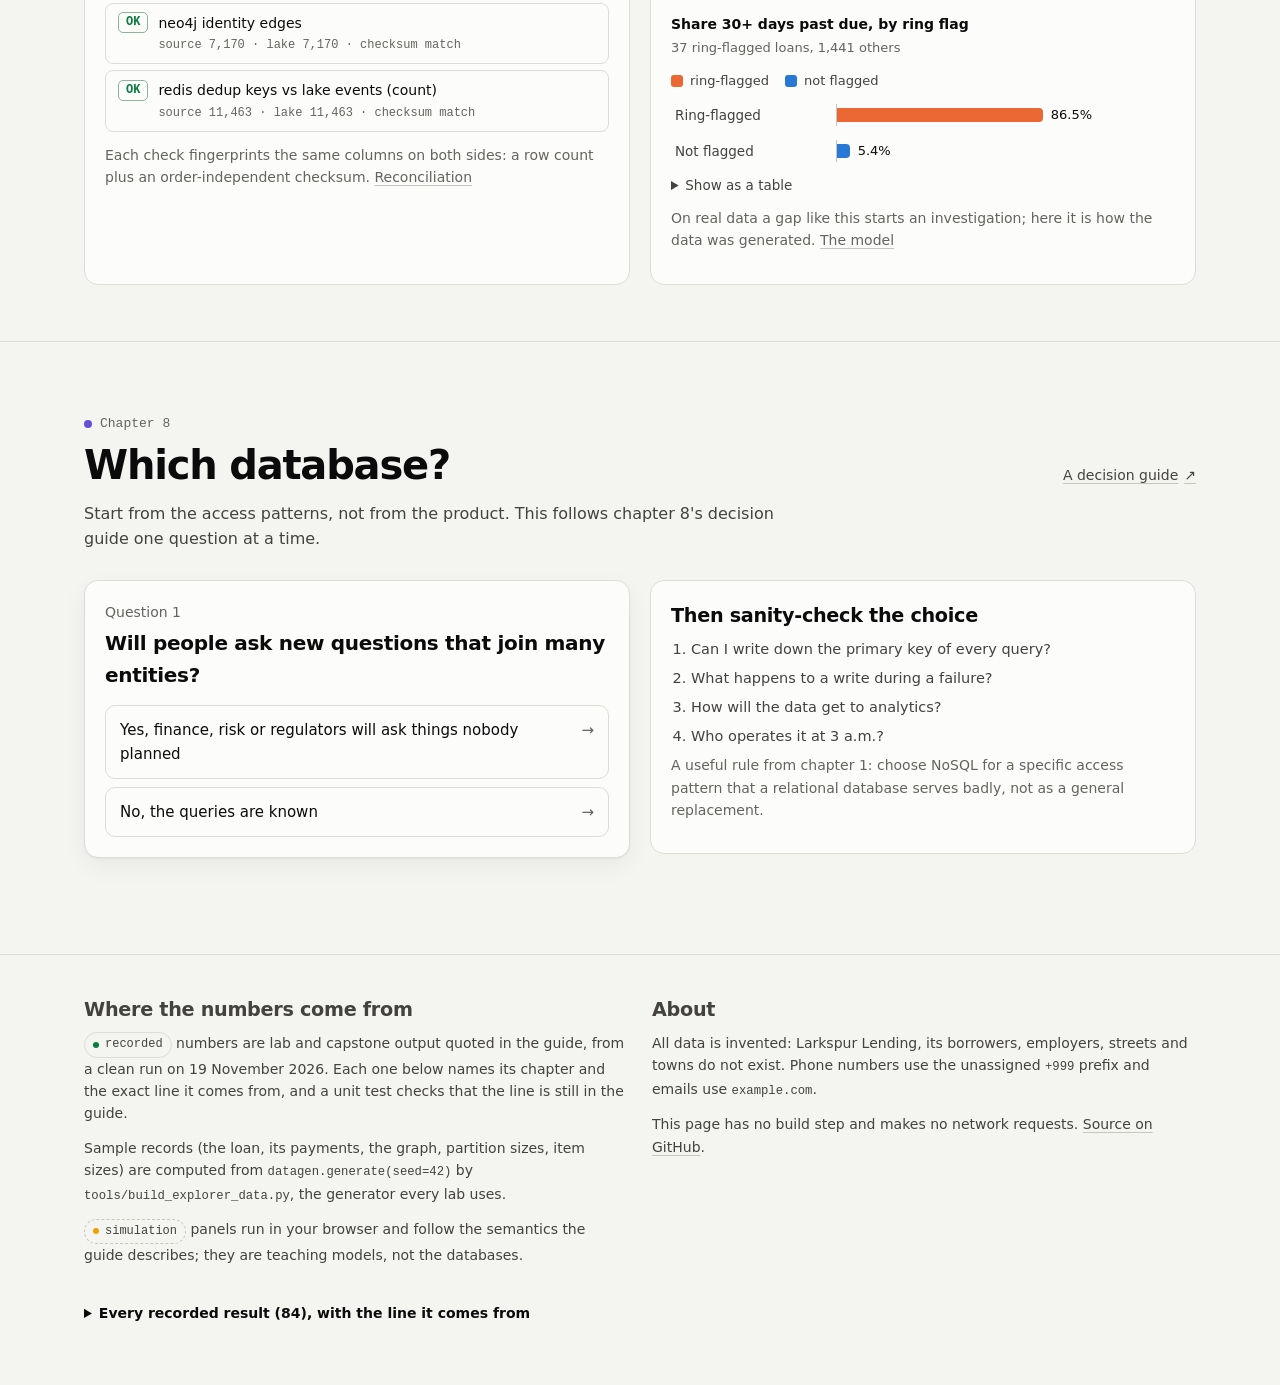
<file: docs/explorer/index.html>
<!doctype html>
<html lang="en">
<head>
<meta charset="utf-8">
<meta name="viewport" content="width=device-width, initial-scale=1">
<title>NoSQL explorer</title>
<meta name="description" content="An interactive companion to NoSQL for data engineers: one fictional lender's data in MongoDB, Redis, Cassandra, DynamoDB and Neo4j shapes, with the guide's real lab numbers.">
<meta name="color-scheme" content="dark light">
<link rel="icon" href="data:image/svg+xml,%3Csvg xmlns='http://www.w3.org/2000/svg' viewBox='0 0 32 32'%3E%3Crect x='3' y='6' width='4' height='20' rx='2' fill='%231baf7a'/%3E%3Crect x='9' y='10' width='4' height='16' rx='2' fill='%23eb6834'/%3E%3Crect x='15' y='13' width='4' height='13' rx='2' fill='%232a78d6'/%3E%3Crect x='21' y='9' width='4' height='17' rx='2' fill='%23eda100'/%3E%3Crect x='27' y='16' width='2' height='10' rx='1' fill='%236250d6'/%3E%3C/svg%3E">
<script>
  // Pick the theme before first paint: ?theme=dark|light, then a saved choice, then the OS.
  (function () {
    var t = null;
    try { t = new URLSearchParams(location.search).get("theme"); } catch (e) {}
    if (!t && location.hash.indexOf("theme=") > -1) t = location.hash.split("theme=")[1].split("&")[0];
    if (!t) { try { t = localStorage.getItem("nosql-explorer-theme"); } catch (e) {} }
    if (t === "dark" || t === "light") document.documentElement.setAttribute("data-theme", t);
  })();
</script>
<link rel="stylesheet" href="styles.css">
</head>
<body>
<a class="skip-link" href="#main">Skip to content</a>

<header class="topbar">
  <div class="wrap">
    <a class="brand" href="#top" aria-label="NoSQL explorer, back to top">
      <span class="brand-mark" aria-hidden="true"><i></i><i></i><i></i><i></i><i></i></span>
      <span class="brand-text">NoSQL explorer</span>
    </a>
    <nav class="nav" aria-label="Sections">
      <ul>
        <li><a href="#shapes">Five shapes</a></li>
        <li><a href="#mongodb">MongoDB</a></li>
        <li><a href="#redis">Redis</a></li>
        <li><a href="#cassandra">Cassandra</a></li>
        <li><a href="#dynamodb">DynamoDB</a></li>
        <li><a href="#capstone">Capstone</a></li>
        <li><a href="#choose">Which database?</a></li>
      </ul>
    </nav>
    <button class="icon-btn" id="theme-toggle" type="button" aria-label="Switch to light theme">
      <svg viewBox="0 0 24 24" fill="none" stroke="currentColor" stroke-width="2" stroke-linecap="round" aria-hidden="true"><circle cx="12" cy="12" r="4.2"/><path d="M12 2.5v2.2M12 19.3v2.2M4.6 4.6l1.6 1.6M17.8 17.8l1.6 1.6M2.5 12h2.2M19.3 12h2.2M4.6 19.4l1.6-1.6M17.8 6.2l1.6-1.6"/></svg>
    </button>
  </div>
</header>

<main id="main">
  <!-- ============================================================ hero -->
  <section class="hero" id="top" aria-labelledby="hero-title">
    <div class="wrap">
      <p class="kicker">Interactive companion to the guide</p>
      <h1 id="hero-title">NoSQL for data engineers, by playing with it</h1>
      <p class="lede">One fictional lender, Larkspur Lending, stored five ways. Turn the same loan into a document, keys,
        partitions, items and a graph; break a consumer group; take a replica down; price a scan. Every measured
        number on this page is real output from the guide's labs, and every simulation follows the rules the guide describes.</p>
      <div class="cta">
        <a class="btn primary" id="cta-start" href="#">Start with chapter 0</a>
        <a class="btn" id="cta-repo" href="#">
          <svg viewBox="0 0 24 24" fill="currentColor" aria-hidden="true"><path d="M12 .5a11.5 11.5 0 0 0-3.64 22.41c.58.1.79-.25.79-.56v-2c-3.2.7-3.87-1.37-3.87-1.37-.53-1.33-1.28-1.69-1.28-1.69-1.05-.72.08-.7.08-.7 1.16.08 1.77 1.19 1.77 1.19 1.03 1.77 2.7 1.26 3.36.96.1-.75.4-1.26.73-1.55-2.55-.29-5.24-1.28-5.24-5.68 0-1.25.45-2.28 1.19-3.08-.12-.29-.52-1.46.11-3.05 0 0 .97-.31 3.17 1.18a11 11 0 0 1 5.77 0c2.2-1.49 3.17-1.18 3.17-1.18.63 1.59.23 2.76.11 3.05.74.8 1.19 1.83 1.19 3.08 0 4.41-2.69 5.38-5.25 5.67.41.36.78 1.06.78 2.14v3.17c0 .31.21.67.8.56A11.5 11.5 0 0 0 12 .5Z"/></svg>
          The repository</a>
        <a class="btn" href="#shapes">Explore the shapes</a>
      </div>
      <div class="db-row" id="db-row"></div>
      <div class="stats" id="hero-stats"></div>
    </div>
  </section>

  <!-- ============================================================ shapes -->
  <section class="section" id="shapes" aria-labelledby="shapes-title">
    <div class="wrap">
      <div class="section-head">
        <p class="eyebrow">Chapters 2 to 6</p>
        <h2 id="shapes-title">One loan, five shapes</h2>
        <p class="lede">Application <code>A0000006</code> and its loan <code>L0000006</code>, straight from the
          seeded generator the labs use. The data does not change between tabs: only the shape does, and with it the
          question each store answers cheaply.</p>
        <a class="chapter-link" data-link="families" href="#">The families, chapter 1 <span aria-hidden="true">↗</span></a>
      </div>
      <div class="tabs" role="tablist" aria-label="Storage shape" id="shape-tabs"></div>
      <div id="shape-panel" role="tabpanel" tabindex="0"></div>
    </div>
  </section>

  <!-- ============================================================ mongodb -->
  <section class="section" id="mongodb" aria-labelledby="mongo-title" style="--accent: var(--mongo)">
    <div class="wrap">
      <div class="section-head">
        <p class="eyebrow">Chapter 2 · MongoDB</p>
        <h2 id="mongo-title">Watermark or change stream?</h2>
        <p class="lede">An <code>updated_at</code> watermark reads only what changed since the last run. It is
          simple and fast, and it cannot see a document that is no longer there. Step through the lab's four runs
          and compare what each method puts in the lake.</p>
        <a class="chapter-link" data-link="watermark" href="#">Chapter 2, step 2.9 <span aria-hidden="true">↗</span></a>
      </div>
      <div class="card" id="wm-card">
        <ol class="steps" id="wm-steps" aria-label="Extraction runs"></ol>
        <div id="wm-body"></div>
        <div class="ctl" style="margin-top:16px">
          <button class="btn small" type="button" id="wm-prev">Previous</button>
          <button class="btn small primary" type="button" id="wm-next">Next step</button>
          <span class="tag-rec">recorded: lab step 2.9</span>
        </div>
      </div>
      <div class="grid-2" style="margin-top:20px">
        <div class="card flat">
          <div class="card-head"><h3>Resume token replay</h3><span class="tag-rec">recorded: lab step 2.10</span></div>
          <p class="small muted">A change stream consumer saves its resume token, stops, and a second one resumes from it.
            Nothing written in between is lost, and the delete arrives as an event.</p>
          <ul class="events" id="cs-events" aria-live="polite"></ul>
          <div class="ctl" style="margin-top:12px">
            <button class="btn small primary" type="button" id="cs-step">Next event</button>
            <button class="btn small" type="button" id="cs-reset">Start again</button>
          </div>
          <p class="small muted" id="cs-caption" style="margin-top:10px"></p>
        </div>
        <div class="card flat">
          <div class="card-head"><h3>Collection scan or index</h3><span class="tag-rec">recorded: lab step 2.3</span></div>
          <p class="small muted">June's declined applications, sorted by submission time, before and after
            <code>create_index({status: 1, submitted_at: 1})</code>.</p>
          <div id="explain-chart"></div>
          <p class="note small" style="margin-top:12px">Read the plan bottom up: equality fields first, then the sort or
            range field, exactly as in SQL. <a data-link="indexes" href="#">Indexes and explain()</a></p>
        </div>
      </div>
    </div>
  </section>

  <!-- ============================================================ redis -->
  <section class="section" id="redis" aria-labelledby="redis-title" style="--accent: var(--redis)">
    <div class="wrap">
      <div class="section-head">
        <p class="eyebrow">Chapter 3 · Redis</p>
        <h2 id="redis-title">A consumer group that survives a crash</h2>
        <p class="lede">Each stream entry goes to one consumer of the group and stays in the pending entries list
          (PEL) until it is acknowledged. Redis never redelivers by itself: somebody has to claim a dead worker's
          entries. Play it, or replay the lab.</p>
        <a class="chapter-link" data-link="streams" href="#">Chapter 3, step 3.8 <span aria-hidden="true">↗</span></a>
      </div>
      <div class="split">
        <div class="card">
          <div class="card-head">
            <h3>Stream <code>ch03:payments</code>, group <code>loader</code></h3>
            <span class="tag-sim">simulation</span>
          </div>
          <div class="ctl" style="margin-bottom:10px">
            <button class="btn small" type="button" id="st-add">XADD 5 entries</button>
            <button class="btn small" type="button" id="st-poison">XADD a poison entry</button>
            <button class="btn small" type="button" id="st-wait">Wait 1.1 s</button>
            <button class="btn small" type="button" id="st-claim">XAUTOCLAIM to worker-b</button>
            <span class="clock" id="st-clock"></span>
          </div>
          <div class="stream-lane" id="st-lane" aria-label="Stream entries"></div>
          <ul class="legend" aria-label="Entry states">
            <li><span class="sw" style="background:var(--blue)"></span>pending, worker-a</li>
            <li><span class="sw" style="background:var(--aqua)"></span>pending, worker-b</li>
            <li><span class="sw" style="background:var(--surface-3)"></span>acknowledged (struck through)</li>
            <li><span class="sw" style="border:1px dashed var(--bad)"></span>moved to dead letter</li>
            <li><b class="mono">!</b> poison: fails every time</li>
          </ul>
          <div class="consumers" id="st-consumers" style="margin-top:14px"></div>
          <div class="ctl" style="margin-top:14px">
            <button class="btn small primary" type="button" id="st-replay">Replay lab step 3.8</button>
            <button class="btn small" type="button" id="st-reset">Reset</button>
          </div>
        </div>
        <div class="stack">
          <div class="card flat">
            <h4>XPENDING</h4>
            <div class="table-scroll"><table class="data" id="st-pel"></table></div>
            <p class="small muted" id="st-info" style="margin:10px 0 0"></p>
          </div>
          <div class="card flat">
            <h4>Commands</h4>
            <ul class="log" id="st-log" aria-live="polite" aria-label="Command log"></ul>
          </div>
        </div>
      </div>
      <p class="note small" style="margin-top:16px">The rules here are Redis's: <code>XREADGROUP ... &gt;</code> hands out entries no
        one in the group has received and records them as pending for that consumer; <code>XACK</code> removes them;
        <code>XAUTOCLAIM</code> moves entries idle longer than its minimum (1000 ms here) to the caller and adds one to
        their delivery count; a crashed consumer's entries just wait. The dead-letter rule (after 3 deliveries) is the
        lab's own, not a Redis feature.</p>
    </div>
  </section>

  <!-- ============================================================ cassandra -->
  <section class="section" id="cassandra" aria-labelledby="cass-title" style="--accent: var(--cass)">
    <div class="wrap">
      <div class="section-head">
        <p class="eyebrow">Chapter 4 · Cassandra</p>
        <h2 id="cass-title">Partitions and replicas</h2>
        <p class="lede">The partition key decides which nodes store a row, and a partition is never split. Pick a
          key for the 11,465 payment events and see how big the largest partition gets; then decide how many
          replicas must answer.</p>
        <a class="chapter-link" data-link="hot_partitions" href="#">Chapter 4, step 4.4 <span aria-hidden="true">↗</span></a>
      </div>
      <div class="split">
        <div class="card">
          <div class="card-head"><h3>Choose a partition key</h3><span class="tag-rec">real partition sizes</span></div>
          <div class="seg" role="radiogroup" aria-label="Partition key" id="pk-choice"></div>
          <pre class="code wrap" id="pk-ddl" style="margin-top:14px"></pre>
          <div class="vs" id="pk-stats" style="margin-top:14px;grid-template-columns:repeat(3,minmax(0,1fr))"></div>
          <div id="pk-chart" style="margin-top:18px"></div>
        </div>
        <div class="card flat">
          <div class="card-head"><h3>Rows per node</h3><span class="tag-sim">simulation</span></div>
          <p class="small muted">The same partitions placed on a cluster with replication factor 3. Each partition
            lands on 3 nodes, whatever the cluster size.</p>
          <div class="form-row">
            <span class="lbl" id="nodes-lbl">Nodes in the cluster</span>
            <span class="stepper-num" role="group" aria-labelledby="nodes-lbl">
              <button type="button" id="nodes-minus" aria-label="Fewer nodes">−</button>
              <output id="nodes-out" aria-live="polite">6</output>
              <button type="button" id="nodes-plus" aria-label="More nodes">+</button>
            </span>
          </div>
          <div id="node-chart"></div>
          <p class="small muted" style="margin-top:10px">Placement uses a simplified hash ring (16 virtual nodes per node,
            replicas on the next distinct nodes clockwise, like <code>SimpleStrategy</code>), not Murmur3, so exact
            numbers differ from a real cluster. The shape of the imbalance does not.</p>
        </div>
      </div>

      <div class="card" style="margin-top:20px">
        <div class="card-head"><h3>Consistency playground</h3><span class="tag-sim">simulation</span></div>
        <div class="grid-2">
          <div>
            <div class="form-row">
              <span class="lbl" id="cn-lbl">Nodes</span>
              <span class="stepper-num" role="group" aria-labelledby="cn-lbl">
                <button type="button" id="cn-minus" aria-label="Fewer nodes">−</button>
                <output id="cn-out" aria-live="polite"></output>
                <button type="button" id="cn-plus" aria-label="More nodes">+</button>
              </span>
            </div>
            <div class="form-row">
              <span class="lbl" id="rf-lbl">Replication factor</span>
              <span class="stepper-num" role="group" aria-labelledby="rf-lbl">
                <button type="button" id="rf-minus" aria-label="Lower replication factor">−</button>
                <output id="rf-out" aria-live="polite"></output>
                <button type="button" id="rf-plus" aria-label="Higher replication factor">+</button>
              </span>
            </div>
            <div class="form-row"><span class="lbl" id="wcl-lbl">Write consistency</span><span class="seg" role="radiogroup" aria-labelledby="wcl-lbl" id="wcl"></span></div>
            <div class="form-row"><span class="lbl" id="rcl-lbl">Read consistency</span><span class="seg" role="radiogroup" aria-labelledby="rcl-lbl" id="rcl"></span></div>
            <div class="ctl" style="margin-bottom:14px">
              <button class="btn small" type="button" id="cl-lab">Lab step 4.6: RF 3 on one node</button>
              <button class="btn small" type="button" id="cl-healthy">Healthy cluster: 6 nodes, RF 3</button>
            </div>
            <div class="grid-2" style="gap:10px">
              <div class="result-box" id="cl-write"></div>
              <div class="result-box" id="cl-read"></div>
            </div>
            <p class="small" id="cl-overlap" style="margin-top:12px"></p>
          </div>
          <div>
            <svg class="ring-svg" id="cl-ring" viewBox="0 0 320 320" role="group" aria-label="Cluster ring. Click a node to take it down or bring it back."></svg>
            <ul class="legend" style="justify-content:center">
              <li><span class="sw" style="background:var(--cass)"></span>replica of <code>L0000006</code>, up</li>
              <li><span class="sw" style="background:var(--surface-3)"></span>other node, up</li>
              <li><span class="sw" style="border:2px solid var(--bad)"></span>down</li>
            </ul>
            <p class="small muted" style="text-align:center;margin-top:8px">Click or press Enter on a node to take it down.</p>
          </div>
        </div>
        <p class="note small" style="margin-top:12px">The coordinator needs ONE = 1, QUORUM = floor(RF / 2) + 1 and ALL = RF
          replicas of the partition to answer, computed from the replication factor, not from how many nodes exist. With
          fewer live replicas it refuses with <code>Unavailable</code> before touching data. When R + W &gt; RF every read
          overlaps the latest write. <a data-link="consistency" href="#">Consistency levels</a></p>
      </div>
      <div class="card flat" style="margin-top:20px">
        <div class="card-head"><h3>The same lesson, as a trace</h3><span class="tag-rec">recorded: lab step 4.3</span></div>
        <div id="af-chart"></div>
        <p class="small muted" style="margin-top:10px">To return 75 rows the filtered query read all 11,465. It passes in
          development and times out in production. <a data-link="allow_filtering" href="#">Why ALLOW FILTERING is a trap</a></p>
      </div>
    </div>
  </section>

  <!-- ============================================================ dynamodb -->
  <section class="section" id="dynamodb" aria-labelledby="ddb-title" style="--accent: var(--dynamo)">
    <div class="wrap">
      <div class="section-head">
        <p class="eyebrow">Chapter 5 · DynamoDB</p>
        <h2 id="ddb-title">What a scan really costs</h2>
        <p class="lede">A <code>FilterExpression</code> is applied after items are read, and you pay for everything
          read. Compare the access pattern "declined applications since June" as a scan and as a query on a global
          secondary index, then grow the table.</p>
        <a class="chapter-link" data-link="scan" href="#">Chapter 5, step 5.4 <span aria-hidden="true">↗</span></a>
      </div>
      <div class="split">
        <div class="card">
          <div class="card-head"><h3>Capacity calculator</h3>
            <div class="ctl"><button class="btn small" type="button" id="ddb-preset">Lab values</button><button class="btn small" type="button" id="ddb-x100">Table × 100</button></div>
          </div>
          <div class="calc-inputs">
            <div class="field"><label for="ddb-items">Items in the table</label><input type="number" id="ddb-items" min="1" step="1"><span class="hint">What the scan reads</span></div>
            <div class="field"><label for="ddb-size">Average item size (bytes)</label><input type="number" id="ddb-size" min="1" step="1"><span class="hint" id="ddb-size-hint"></span></div>
            <div class="field"><label for="ddb-match">Items that match</label><input type="number" id="ddb-match" min="0" step="1"><span class="hint">What the GSI query reads</span></div>
            <div class="field"><label for="ddb-msize">Average matching item size (bytes)</label><input type="number" id="ddb-msize" min="1" step="1"><span class="hint" id="ddb-msize-hint"></span></div>
            <div class="field"><label for="ddb-cons">Read consistency</label>
              <select id="ddb-cons"><option value="eventual">Eventually consistent (default)</option><option value="strong">Strongly consistent (ConsistentRead)</option></select>
              <span class="hint">GSI reads are always eventually consistent</span></div>
            <div class="field"><label for="ddb-runs">Runs per day</label><input type="number" id="ddb-runs" min="1" step="1" value="24"><span class="hint">An hourly job, for example</span></div>
          </div>
          <div id="ddb-chart" style="margin-top:18px"></div>
          <div class="formula" id="ddb-formula" style="margin-top:14px"></div>
        </div>
        <div class="stack">
          <div class="card flat">
            <div class="card-head"><h3>Measured in the lab</h3><span class="tag-rec">recorded: steps 5.3, 5.4</span></div>
            <div class="vs" id="ddb-lab"></div>
            <p class="small muted" id="ddb-compare" style="margin:12px 0 0"></p>
          </div>
          <div class="card flat">
            <h4>The rules the calculator uses</h4>
            <ul class="checklist">
              <li>One read capacity unit (RCU) is one strongly consistent read of up to 4 KB, or two eventually consistent ones.</li>
              <li>A query or scan adds up the size of every item it reads, then rounds up to the next 4 KB, per page.</li>
              <li>A page holds at most 1 MB, then <code>LastEvaluatedKey</code> asks for the next one.</li>
              <li>The filter runs after the read: <code>ScannedCount</code> is what you pay for, <code>Count</code> is what you get.</li>
            </ul>
            <p class="small muted">DynamoDB Local reports capacity but never throttles, and its numbers were not compared with
              the service. <a data-link="gsi" href="#">Global secondary indexes</a></p>
          </div>
        </div>
      </div>
    </div>
  </section>

  <!-- ============================================================ capstone -->
  <section class="section" id="capstone" aria-labelledby="cap-title" style="--accent: var(--grey)">
    <div class="wrap">
      <div class="section-head">
        <p class="eyebrow">Chapter 7 · Capstone</p>
        <h2 id="cap-title">Four sources, one lake, six reconciliations</h2>
        <p class="lede">The capstone copies MongoDB, Cassandra, Neo4j and Redis into a Parquet lake, models it in
          DuckDB and proves the copy is complete. Pick a run, then click any box for what it holds and how it was
          extracted.</p>
        <a class="chapter-link" data-link="capstone" href="#">Chapter 7 <span aria-hidden="true">↗</span></a>
      </div>
      <div class="card">
        <div class="card-head">
          <div class="seg" role="radiogroup" aria-label="Pipeline run" id="cap-runs"></div>
          <span class="tag-rec">recorded: make capstone</span>
        </div>
        <div class="pipe" id="cap-pipe"></div>
        <div class="result-box" id="cap-detail" style="margin-top:20px" aria-live="polite"></div>
      </div>
      <div class="grid-2" style="margin-top:20px">
        <div class="card flat">
          <div class="card-head"><h3>Reconciliation</h3><span class="verdict ok" id="recon-verdict"></span></div>
          <ul class="recon" id="recon-list"></ul>
          <p class="small muted" style="margin-top:12px">Each check fingerprints the same columns on both sides: a row
            count plus an order-independent checksum. <a data-link="reconciliation" href="#">Reconciliation</a></p>
        </div>
        <div class="card flat">
          <div class="card-head"><h3>Delinquency on 31 December 2025</h3></div>
          <div id="dpd-chart"></div>
          <div id="ring-chart" style="margin-top:22px"></div>
          <p class="small muted" style="margin-top:10px">On real data a gap like this starts an investigation; here it is how
            the data was generated. <a data-link="model" href="#">The model</a></p>
        </div>
      </div>
    </div>
  </section>

  <!-- ============================================================ choose -->
  <section class="section" id="choose" aria-labelledby="choose-title" style="--accent: var(--violet)">
    <div class="wrap">
      <div class="section-head">
        <p class="eyebrow">Chapter 8</p>
        <h2 id="choose-title">Which database?</h2>
        <p class="lede">Start from the access patterns, not from the product. This follows chapter 8's decision
          guide one question at a time.</p>
        <a class="chapter-link" data-link="decision" href="#">A decision guide <span aria-hidden="true">↗</span></a>
      </div>
      <div class="wizard">
        <div class="card" id="wiz-q" aria-live="polite"></div>
        <div class="card flat" id="wiz-a" aria-live="polite"></div>
      </div>
    </div>
  </section>
</main>

<footer class="site">
  <div class="wrap">
    <div class="cols">
      <div>
        <h3>Where the numbers come from</h3>
        <p><span class="tag-rec">recorded</span> numbers are lab and capstone output quoted in the guide, from a clean run on
          19 November 2026. Each one below names its chapter and the exact line it comes from, and a unit test checks that
          the line is still in the guide.</p>
        <p>Sample records (the loan, its payments, the graph, partition sizes, item sizes) are computed from
          <code>datagen.generate(seed=42)</code> by <code>tools/build_explorer_data.py</code>, the generator every lab uses.</p>
        <p><span class="tag-sim">simulation</span> panels run in your browser and follow the semantics the guide describes;
          they are teaching models, not the databases.</p>
      </div>
      <div>
        <h3>About</h3>
        <p>All data is invented: Larkspur Lending, its borrowers, employers, streets and towns do not exist. Phone numbers
          use the unassigned <code>+999</code> prefix and emails use <code>example.com</code>.</p>
        <p>This page has no build step and makes no network requests. <a id="foot-repo" href="#">Source on GitHub</a>.</p>
      </div>
    </div>
    <div class="prov" style="margin-top:24px">
      <details id="prov">
        <summary id="prov-summary">Every recorded result</summary>
        <div class="table-scroll" style="margin-top:12px"><table class="data" id="prov-table"></table></div>
      </details>
    </div>
  </div>
</footer>

<div class="tooltip" id="tooltip" role="tooltip" aria-hidden="true"></div>
<noscript><p>The explorer needs JavaScript for its interactive parts. The guide itself is plain Markdown in the repository.</p></noscript>
<script src="data.js"></script>
<script src="app.js"></script>
</body>
</html>
</file>
<file: docs/explorer/styles.css>
/* NoSQL explorer. Plain CSS, no build step. Dark first, with a light theme. */

:root {
  color-scheme: light;
  --bg: #f4f4f1;
  --surface: #fcfcfb;
  --surface-2: #f0efeb;
  --surface-3: #e7e6e1;
  --border: #dddcd6;
  --border-strong: #c6c5be;
  --text: #0b0b0b;
  --text-2: #43423f;
  --muted: #64635e;
  --focus: #2a78d6;
  --ok: #0a7d3f;
  --bad: #b8322c;

  --blue: #2a78d6;
  --orange: #eb6834;
  --aqua: #1baf7a;
  --yellow: #eda100;
  --violet: #6250d6;
  --grey: #8a8984;

  --mongo: var(--aqua);
  --redis: var(--orange);
  --cass: var(--blue);
  --dynamo: var(--yellow);
  --neo: var(--violet);
  --sql: var(--grey);

  --tint-strength: 14%;
  --shadow: 0 1px 2px rgb(0 0 0 / 0.04), 0 8px 24px rgb(0 0 0 / 0.05);
  --radius: 14px;
  --radius-sm: 8px;

  --sans: ui-sans-serif, system-ui, -apple-system, "Segoe UI", Roboto, "Helvetica Neue", Arial, sans-serif;
  --mono: ui-monospace, "SF Mono", SFMono-Regular, Menlo, Consolas, "Liberation Mono", monospace;
}

@media (prefers-color-scheme: dark) {
  :root:not([data-theme="light"]) {
    color-scheme: dark;
    --bg: #111110;
    --surface: #1a1a19;
    --surface-2: #222220;
    --surface-3: #2b2b29;
    --border: #30302d;
    --border-strong: #45443f;
    --text: #f0efec;
    --text-2: #c9c8bf;
    --muted: #9d9c93;
    --focus: #6aa6ef;
    --ok: #4cc27e;
    --bad: #f07a72;
    --blue: #3987e5;
    --orange: #d95926;
    --aqua: #199e70;
    --yellow: #c98500;
    --violet: #9085e9;
    --grey: #8f8e86;
    --tint-strength: 15%;
    --shadow: 0 1px 2px rgb(0 0 0 / 0.3), 0 12px 32px rgb(0 0 0 / 0.25);
  }
}
:root[data-theme="dark"] {
  color-scheme: dark;
  --bg: #111110;
  --surface: #1a1a19;
  --surface-2: #222220;
  --surface-3: #2b2b29;
  --border: #30302d;
  --border-strong: #45443f;
  --text: #f0efec;
  --text-2: #c9c8bf;
  --muted: #9d9c93;
  --focus: #6aa6ef;
  --ok: #4cc27e;
  --bad: #f07a72;
  --blue: #3987e5;
  --orange: #d95926;
  --aqua: #199e70;
  --yellow: #c98500;
  --violet: #9085e9;
  --grey: #8f8e86;
  --tint-strength: 15%;
  --shadow: 0 1px 2px rgb(0 0 0 / 0.3), 0 12px 32px rgb(0 0 0 / 0.25);
}

* { box-sizing: border-box; }
html { -webkit-text-size-adjust: 100%; scroll-behavior: smooth; scroll-padding-top: 72px; }
@media (prefers-reduced-motion: reduce) {
  html { scroll-behavior: auto; }
  *, *::before, *::after { animation-duration: 0.01ms !important; animation-iteration-count: 1 !important; transition-duration: 0.01ms !important; }
}
body {
  margin: 0;
  background: var(--bg);
  color: var(--text);
  font-family: var(--sans);
  font-size: 16px;
  line-height: 1.6;
  overflow-x: hidden;
}
img, svg { max-width: 100%; }
a { color: inherit; text-decoration-color: var(--border-strong); text-underline-offset: 3px; }
a:hover { text-decoration-color: currentColor; }
code, kbd, pre, .mono { font-family: var(--mono); font-size: 0.875em; }
:focus-visible { outline: 2px solid var(--focus); outline-offset: 2px; border-radius: 4px; }
.visually-hidden { position: absolute !important; width: 1px; height: 1px; overflow: hidden; clip: rect(0 0 0 0); white-space: nowrap; }
.skip-link { position: absolute; left: 16px; top: -60px; background: var(--surface); padding: 8px 12px; border-radius: 8px; z-index: 100; border: 1px solid var(--border); }
.skip-link:focus { top: 12px; }

/* ---------------------------------------------------------------- layout */
.wrap { width: 100%; max-width: 1160px; margin: 0 auto; padding: 0 24px; }
@media (max-width: 640px) { .wrap { padding: 0 16px; } }

.topbar {
  position: sticky; top: 0; z-index: 50;
  background: color-mix(in srgb, var(--bg) 82%, transparent);
  backdrop-filter: saturate(1.4) blur(12px);
  -webkit-backdrop-filter: saturate(1.4) blur(12px);
  border-bottom: 1px solid var(--border);
}
.topbar .wrap { display: flex; align-items: center; gap: 16px; height: 56px; }
.brand { display: flex; align-items: center; gap: 10px; font-weight: 650; letter-spacing: -0.01em; text-decoration: none; white-space: nowrap; }
.brand-mark { display: inline-grid; grid-template-columns: repeat(5, 5px); gap: 2px; }
.brand-mark i { display: block; width: 5px; height: 16px; border-radius: 3px; }
.brand-mark i:nth-child(1) { background: var(--mongo); }
.brand-mark i:nth-child(2) { background: var(--redis); height: 12px; margin-top: 4px; }
.brand-mark i:nth-child(3) { background: var(--cass); height: 10px; margin-top: 6px; }
.brand-mark i:nth-child(4) { background: var(--dynamo); height: 13px; margin-top: 3px; }
.brand-mark i:nth-child(5) { background: var(--neo); height: 8px; margin-top: 8px; }
.nav { flex: 1; min-width: 0; overflow-x: auto; scrollbar-width: none; mask-image: linear-gradient(90deg, #000 90%, transparent); }
.nav::-webkit-scrollbar { display: none; }
.nav ul { list-style: none; display: flex; gap: 2px; margin: 0; padding: 0; }
.nav a { display: block; padding: 6px 10px; border-radius: 999px; text-decoration: none; color: var(--muted); font-size: 14px; white-space: nowrap; }
.nav a:hover { color: var(--text); background: var(--surface-2); }
.nav a[aria-current="true"] { color: var(--text); background: var(--surface-3); }
.icon-btn { display: inline-grid; place-items: center; width: 36px; height: 36px; border-radius: 10px; border: 1px solid var(--border); background: var(--surface); color: var(--text); cursor: pointer; flex: none; }
.icon-btn:hover { background: var(--surface-2); }
.icon-btn svg { width: 18px; height: 18px; }
@media (max-width: 640px) { .brand-text { display: none; } }

/* ---------------------------------------------------------------- hero */
.hero { padding: 72px 0 40px; position: relative; }
.hero h1 { font-size: clamp(2.2rem, 5.4vw, 3.9rem); line-height: 1.04; letter-spacing: -0.035em; margin: 0 0 20px; font-weight: 720; max-width: 17ch; text-wrap: balance; }
.hero .lede { font-size: clamp(1.05rem, 1.6vw, 1.25rem); color: var(--text-2); max-width: 62ch; margin: 0 0 28px; }
.kicker { font-family: var(--mono); font-size: 13px; color: var(--muted); letter-spacing: 0.02em; margin: 0 0 18px; display: flex; align-items: center; gap: 10px; }
.kicker::before { content: ""; width: 24px; height: 1px; background: var(--border-strong); }
.cta { display: flex; flex-wrap: wrap; gap: 10px; margin-bottom: 40px; }
.btn { display: inline-flex; align-items: center; gap: 8px; min-height: 40px; padding: 8px 16px; border-radius: 10px; border: 1px solid var(--border); background: var(--surface); color: var(--text); font: inherit; font-size: 15px; font-weight: 550; text-decoration: none; cursor: pointer; transition: background 0.15s, border-color 0.15s, transform 0.15s; }
.btn:hover { background: var(--surface-2); border-color: var(--border-strong); }
.btn:active { transform: translateY(1px); }
.btn.primary { background: var(--text); color: var(--bg); border-color: var(--text); }
.btn.primary:hover { background: var(--text-2); }
.btn.small { min-height: 32px; padding: 4px 12px; font-size: 14px; border-radius: 8px; }
.btn[disabled] { opacity: 0.45; cursor: not-allowed; }
.btn svg { width: 16px; height: 16px; }

.db-row { display: grid; grid-template-columns: repeat(5, minmax(0, 1fr)); gap: 12px; }
@media (max-width: 860px) { .db-row { grid-template-columns: repeat(2, minmax(0, 1fr)); } .db-row > :last-child { grid-column: 1 / -1; } }
.db-card { position: relative; padding: 16px 16px 14px; border-radius: var(--radius); background: var(--surface); border: 1px solid var(--border); overflow: hidden; text-decoration: none; display: block; transition: border-color 0.2s, transform 0.2s; }
.db-card:hover { border-color: var(--border-strong); transform: translateY(-2px); }
.db-card::before { content: ""; position: absolute; inset: 0 auto 0 0; width: 3px; background: var(--accent); }
.db-card .ch { font-family: var(--mono); font-size: 12px; color: var(--muted); }
.db-card strong { display: block; font-size: 17px; margin: 2px 0 2px; letter-spacing: -0.01em; }
.db-card span.fam { font-size: 14px; color: var(--text-2); }

.stats { display: grid; grid-template-columns: repeat(4, minmax(0, 1fr)); gap: 0; margin-top: 36px; border-top: 1px solid var(--border); }
.stats div { padding: 18px 16px 0 0; }
.stats b { display: block; font-size: clamp(1.4rem, 3vw, 2rem); letter-spacing: -0.03em; font-weight: 680; font-variant-numeric: tabular-nums; }
.stats span { font-size: 14px; color: var(--muted); }
@media (max-width: 640px) { .stats { grid-template-columns: repeat(2, minmax(0, 1fr)); } }

/* ---------------------------------------------------------------- sections */
.section { padding: 72px 0 16px; border-top: 1px solid var(--border); margin-top: 40px; }
.section-head { display: grid; grid-template-columns: minmax(0, 1fr) auto; gap: 8px 24px; align-items: end; margin-bottom: 28px; }
.section-head .eyebrow { grid-column: 1 / -1; margin: 0; font-family: var(--mono); font-size: 13px; color: var(--muted); display: flex; align-items: center; gap: 8px; }
.section-head .eyebrow::before { content: ""; width: 8px; height: 8px; border-radius: 50%; background: var(--accent, var(--grey)); }
.section-head h2 { margin: 0; font-size: clamp(1.7rem, 3.4vw, 2.5rem); letter-spacing: -0.03em; line-height: 1.1; font-weight: 700; }
.section-head .lede { grid-column: 1 / 2; margin: 6px 0 0; color: var(--text-2); max-width: 70ch; }
.chapter-link { font-size: 14px; color: var(--text-2); white-space: nowrap; display: inline-flex; align-items: center; gap: 6px; grid-row: 2; grid-column: 2; }
.chapter-link svg { width: 14px; height: 14px; }
@media (max-width: 720px) {
  .section-head { grid-template-columns: minmax(0, 1fr); }
  .chapter-link { grid-row: auto; grid-column: 1; }
}
h3 { font-size: 1.2rem; letter-spacing: -0.015em; margin: 0 0 6px; }
h4 { font-size: 0.95rem; margin: 0 0 8px; letter-spacing: -0.005em; }
p { margin: 0 0 12px; }
.muted { color: var(--muted); }
.small { font-size: 14px; }
.tag-sim { display: inline-flex; align-items: center; gap: 6px; font-family: var(--mono); font-size: 12px; padding: 2px 8px; border-radius: 999px; border: 1px dashed var(--border-strong); color: var(--text-2); white-space: nowrap; }
.tag-sim::before { content: ""; width: 6px; height: 6px; border-radius: 50%; background: var(--yellow); }
.tag-rec { display: inline-flex; align-items: center; gap: 6px; font-family: var(--mono); font-size: 12px; padding: 2px 8px; border-radius: 999px; border: 1px solid var(--border); color: var(--text-2); white-space: nowrap; }
.tag-rec::before { content: ""; width: 6px; height: 6px; border-radius: 50%; background: var(--ok); }

.card { background: var(--surface); border: 1px solid var(--border); border-radius: var(--radius); padding: 20px; box-shadow: var(--shadow); min-width: 0; }
.card.flat { box-shadow: none; }
@media (max-width: 640px) { .card { padding: 16px 14px; } .section { padding-top: 56px; } }
.card-head { display: flex; align-items: flex-start; justify-content: space-between; gap: 12px; flex-wrap: wrap; margin-bottom: 12px; }
.card-head h3 { margin: 0; }
.grid-2 { display: grid; grid-template-columns: repeat(2, minmax(0, 1fr)); gap: 20px; }
.grid-3 { display: grid; grid-template-columns: repeat(3, minmax(0, 1fr)); gap: 16px; }
.split { display: grid; grid-template-columns: minmax(0, 1.65fr) minmax(0, 1fr); gap: 20px; align-items: start; }
@media (max-width: 900px) { .grid-2, .split { grid-template-columns: minmax(0, 1fr); } .grid-3 { grid-template-columns: minmax(0, 1fr); } }
.stack > * + * { margin-top: 20px; }

pre.code.wrap { white-space: pre-wrap; overflow-wrap: anywhere; }
pre.code { margin: 0; padding: 14px 16px; background: var(--surface-2); border: 1px solid var(--border); border-radius: var(--radius-sm); overflow-x: auto; line-height: 1.55; font-size: 13px; color: var(--text); tab-size: 2; }
pre.code .c { color: var(--muted); }
pre.code .k { font-weight: 650; }
.note { border-left: 3px solid var(--accent, var(--border-strong)); padding: 4px 0 4px 14px; color: var(--text-2); margin: 0; }
.note strong { color: var(--text); }
.kv { display: grid; grid-template-columns: max-content minmax(0, 1fr); gap: 4px 14px; font-size: 14px; margin: 0; }
.kv dt { color: var(--muted); }
.kv dd { margin: 0; font-variant-numeric: tabular-nums; overflow-wrap: anywhere; }

/* ---------------------------------------------------------------- tabs */
.tabs { display: flex; gap: 4px; padding: 4px; background: var(--surface-2); border: 1px solid var(--border); border-radius: 12px; overflow-x: auto; scrollbar-width: none; margin-bottom: 20px; }
.tabs::-webkit-scrollbar { display: none; }
.tab { flex: 1 0 auto; display: inline-flex; align-items: center; justify-content: center; gap: 8px; padding: 8px 14px; border: 0; border-radius: 9px; background: transparent; color: var(--text-2); font: inherit; font-size: 14.5px; font-weight: 550; cursor: pointer; white-space: nowrap; transition: background 0.2s, color 0.2s; }
.tab::before { content: ""; width: 8px; height: 8px; border-radius: 50%; background: var(--accent); opacity: 0.9; }
.tab:hover { color: var(--text); }
.tab[aria-selected="true"] { background: var(--surface); color: var(--text); box-shadow: 0 1px 2px rgb(0 0 0 / 0.08), 0 0 0 1px var(--border); }
.seg { display: inline-flex; flex-wrap: wrap; gap: 4px; padding: 3px; background: var(--surface-2); border: 1px solid var(--border); border-radius: 10px; }
.seg button { border: 0; background: transparent; color: var(--text-2); font: inherit; font-size: 14px; padding: 5px 12px; border-radius: 7px; cursor: pointer; }
.seg button[aria-pressed="true"], .seg button[aria-checked="true"] { background: var(--surface); color: var(--text); box-shadow: 0 0 0 1px var(--border); font-weight: 600; }

.panel-enter { animation: panelIn 0.32s cubic-bezier(0.2, 0.7, 0.2, 1); }
@keyframes panelIn { from { opacity: 0; transform: translateY(8px); } to { opacity: 1; transform: none; } }
.pulse { animation: pulse 0.6s ease-out; }
@keyframes pulse { from { box-shadow: 0 0 0 0 color-mix(in srgb, var(--accent, var(--blue)) 45%, transparent); } to { box-shadow: 0 0 0 10px transparent; } }

/* ---------------------------------------------------------------- data tables */
.table-scroll { overflow-x: auto; border: 1px solid var(--border); border-radius: var(--radius-sm); background: var(--surface); }
.table-scroll.tall { max-height: 300px; overflow-y: auto; }
table.data { border-collapse: collapse; width: 100%; font-size: 13px; font-variant-numeric: tabular-nums; }
table.data th, table.data td { text-align: left; padding: 6px 10px; border-bottom: 1px solid var(--border); white-space: nowrap; vertical-align: top; }
table.data thead th { position: sticky; top: 0; background: var(--surface-2); font-weight: 600; color: var(--text-2); z-index: 1; }
table.data td.num, table.data th.num { text-align: right; }
table.data tbody tr:last-child td { border-bottom: 0; }
table.data td.mono, table.data th.mono { font-family: var(--mono); font-size: 12.5px; }
.empty-row td { color: var(--muted); font-style: italic; }
.col-pk { background: color-mix(in srgb, var(--accent) var(--tint-strength), transparent); }
.col-ck { background: color-mix(in srgb, var(--accent) calc(var(--tint-strength) / 2), transparent); }
.row-hl td { font-weight: 600; color: var(--text); background-image: linear-gradient(color-mix(in srgb, var(--text) 8%, transparent), color-mix(in srgb, var(--text) 8%, transparent)); }
.row-hl td:first-child { box-shadow: inset 3px 0 0 var(--text); }
.key-chip { display: inline-block; font-family: var(--mono); font-size: 10.5px; font-weight: 600; padding: 0 5px; border-radius: 4px; margin-left: 6px; border: 1px solid var(--border-strong); color: var(--text-2); vertical-align: 1px; }

/* ---------------------------------------------------------------- shapes */
.shape-wrap { display: grid; grid-template-columns: minmax(0, 1.7fr) minmax(0, 1fr); gap: 20px; align-items: start; }
@media (max-width: 960px) { .shape-wrap { grid-template-columns: minmax(0, 1fr); } }
.shape-stage { min-height: 380px; }
.shape-side { display: flex; flex-direction: column; gap: 16px; }
.shape-side pre.code { white-space: pre; overflow-x: auto; font-size: 12.5px; }
.shape-side h4 { font-size: 13px; text-transform: none; color: var(--muted); font-weight: 600; margin-bottom: 6px; font-family: var(--mono); }
.sql-grid { display: grid; grid-template-columns: repeat(2, minmax(0, 1fr)); gap: 12px; }
@media (max-width: 640px) { .sql-grid { grid-template-columns: minmax(0, 1fr); } }
.sql-grid .wide { grid-column: 1 / -1; }
.tbl-card { border: 1px solid var(--border); border-radius: var(--radius-sm); overflow: hidden; background: var(--surface); min-width: 0; }
.tbl-card header { display: flex; justify-content: space-between; align-items: baseline; padding: 7px 10px; background: var(--surface-2); border-bottom: 1px solid var(--border); font-family: var(--mono); font-size: 13px; font-weight: 600; }
.tbl-card header span { color: var(--muted); font-weight: 400; font-size: 12px; }
.tbl-card .table-scroll { border: 0; border-radius: 0; }

.json { font-family: var(--mono); font-size: 13px; line-height: 1.7; background: var(--surface-2); border: 1px solid var(--border); border-radius: var(--radius-sm); padding: 12px 14px; overflow-x: auto; }
.json ul { list-style: none; margin: 0; padding-left: 18px; border-left: 1px solid var(--border); }
.json > ul { padding-left: 0; border-left: 0; }
.json li { white-space: nowrap; }
.json .jk { color: var(--text); }
.json .js { color: var(--text-2); }
.json .jn, .json .jb { color: var(--text); font-weight: 600; }
.json .jnull { color: var(--muted); font-style: italic; }
.json .jt { border: 0; background: none; color: var(--muted); font: inherit; cursor: pointer; padding: 0 4px 0 0; }
.json .jt:hover { color: var(--text); }
.json .jsum { color: var(--muted); }
.json .jtype { display: inline-block; margin-left: 8px; font-size: 10.5px; padding: 0 5px; border-radius: 4px; border: 1px solid var(--border-strong); color: var(--muted); }
.json-tools { display: flex; gap: 8px; margin-bottom: 10px; flex-wrap: wrap; }

.keys { display: grid; gap: 10px; }
.keycard { border: 1px solid var(--border); border-radius: var(--radius-sm); background: var(--surface); overflow: hidden; }
.keycard header { display: flex; gap: 10px; align-items: center; justify-content: space-between; padding: 8px 12px; border-bottom: 1px solid var(--border); background: var(--surface-2); flex-wrap: wrap; }
.keycard code.key { font-size: 13px; overflow-wrap: anywhere; font-weight: 600; }
.badge { font-family: var(--mono); font-size: 11.5px; padding: 1px 8px; border-radius: 999px; background: color-mix(in srgb, var(--accent) var(--tint-strength), transparent); color: var(--text); white-space: nowrap; }
.keycard .body { padding: 10px 12px; font-family: var(--mono); font-size: 12.5px; color: var(--text-2); overflow-x: auto; }
.keycard .cmd { padding: 6px 12px 8px; font-family: var(--mono); font-size: 12px; color: var(--muted); border-top: 1px dashed var(--border); overflow-wrap: anywhere; }

.partition { border: 1px solid var(--border); border-radius: var(--radius-sm); overflow: hidden; margin-bottom: 14px; background: var(--surface); }
.partition > header { padding: 9px 12px; display: flex; flex-wrap: wrap; gap: 6px 14px; align-items: baseline; justify-content: space-between; background: var(--surface-2); border-bottom: 1px solid var(--border); }
.partition > header b { font-family: var(--mono); font-size: 13px; }
.partition .table-scroll { border: 0; border-radius: 0; }
.legend { display: flex; flex-wrap: wrap; gap: 6px 16px; font-size: 13px; color: var(--text-2); margin: 10px 0 0; padding: 0; list-style: none; }
.legend li { display: inline-flex; align-items: center; gap: 7px; }
.sw { width: 12px; height: 12px; border-radius: 3px; display: inline-block; flex: none; }
.sw.pk { background: color-mix(in srgb, var(--accent) var(--tint-strength), transparent); box-shadow: inset 0 0 0 1px color-mix(in srgb, var(--accent) 60%, transparent); }
.sw.ck { background: color-mix(in srgb, var(--accent) calc(var(--tint-strength) / 2), transparent); box-shadow: inset 0 0 0 1px color-mix(in srgb, var(--accent) 35%, transparent); }
.sw.line { height: 3px; border-radius: 2px; width: 18px; }

.ddb-grid td.pkcell { font-weight: 600; }
.ddb-grid tr.grp-start td { border-top: 2px solid var(--border-strong); }
.ddb-grid .attrs { font-family: var(--mono); font-size: 12px; color: var(--text-2); white-space: normal; min-width: 240px; }
.ddb-grid td.skcell { white-space: normal; overflow-wrap: anywhere; min-width: 150px; max-width: 330px; }
.ddb-grid .attrs span { display: inline-block; margin-right: 10px; }
.ddb-grid .attrs b { color: var(--muted); font-weight: 400; }

.graph-box { position: relative; border: 1px solid var(--border); border-radius: var(--radius-sm); background: radial-gradient(circle at 1px 1px, var(--surface-3) 1px, transparent 0) 0 0 / 22px 22px, var(--surface); overflow: hidden; }
.graph-box svg { display: block; width: 100%; height: auto; }
.graph-box .edge { stroke: var(--border-strong); stroke-width: 1.4; transition: opacity 0.3s, stroke 0.3s; }
.graph-box .edge.ident { stroke: color-mix(in srgb, var(--neo) 55%, var(--border-strong)); }
.graph-box .edge.shared { stroke: var(--neo); stroke-width: 2.2; }
.graph-box .edge.submitted { stroke-dasharray: 3 3; }
.graph-box .edge.onpath { stroke: var(--orange); stroke-width: 3.2; }
.graph-box .dim { opacity: 0.16; }
.graph-box g.node { cursor: pointer; transition: opacity 0.3s; }
.graph-box g.node:focus { outline: none; }
.graph-box g.node:focus-visible .shape, .graph-box g.node.active .shape { stroke: var(--text); stroke-width: 2.5; }
.graph-box .shape { stroke: var(--surface); stroke-width: 2; }
.graph-box text { font-family: var(--mono); font-size: 11px; fill: var(--text); pointer-events: none; }
.graph-box text.glyph { font-size: 9.5px; font-weight: 700; fill: #fff; text-anchor: middle; dominant-baseline: central; }
.graph-box text.lbl { paint-order: stroke; stroke: var(--surface); stroke-width: 3px; stroke-linejoin: round; }
.graph-info { min-height: 92px; }

/* ---------------------------------------------------------------- charts */
.chart { margin: 4px 0 0; }
.chart-title { font-size: 14px; font-weight: 600; margin: 0 0 2px; }
.chart-sub { font-size: 13px; color: var(--muted); margin: 0 0 12px; }
.bars { display: grid; gap: 8px; }
.bar-row { display: grid; grid-template-columns: minmax(84px, 30%) minmax(0, 1fr); align-items: center; gap: 12px; padding: 3px 4px; border-radius: 6px; outline-offset: 0; }
.bar-row:hover, .bar-row:focus-visible { background: var(--surface-2); }
.bar-label { font-size: 13.5px; color: var(--text-2); overflow: hidden; text-overflow: ellipsis; white-space: nowrap; }
.bar-track { position: relative; height: 22px; display: flex; align-items: center; border-left: 1px solid var(--border-strong); }
.bar { height: 14px; border-radius: 0 4px 4px 0; background: var(--series, var(--blue)); min-width: 2px; transition: width 0.5s cubic-bezier(0.2, 0.7, 0.2, 1); flex: none; }
.bar-val { font-size: 13px; padding-left: 8px; font-variant-numeric: tabular-nums; white-space: nowrap; color: var(--text); }
.chart-legend { display: flex; flex-wrap: wrap; gap: 6px 16px; list-style: none; padding: 0; margin: 0 0 10px; font-size: 13px; color: var(--text-2); }
.chart-legend li { display: inline-flex; gap: 7px; align-items: center; }
.chart-legend .sw { background: var(--series); }
details.as-table { margin-top: 10px; font-size: 14px; }
details.as-table summary { cursor: pointer; color: var(--text-2); font-size: 13.5px; width: max-content; }
details.as-table .table-scroll { margin-top: 8px; }
.tooltip { position: fixed; z-index: 90; pointer-events: none; background: var(--text); color: var(--bg); padding: 7px 10px; border-radius: 8px; font-size: 13px; line-height: 1.4; max-width: 280px; box-shadow: var(--shadow); opacity: 0; transform: translateY(4px); transition: opacity 0.12s, transform 0.12s; }
.tooltip.show { opacity: 1; transform: none; }
.tooltip b { font-weight: 650; }

.vs { display: grid; grid-template-columns: repeat(2, minmax(0, 1fr)); gap: 12px; }
.vs .stat { padding: 14px; border-radius: var(--radius-sm); background: var(--surface-2); border: 1px solid var(--border); }
.vs .stat b { display: block; font-size: 1.8rem; letter-spacing: -0.03em; font-variant-numeric: tabular-nums; line-height: 1.15; }
.vs .stat span { font-size: 13px; color: var(--muted); }

/* ---------------------------------------------------------------- stepper */
.steps { display: flex; gap: 0; list-style: none; margin: 0 0 18px; padding: 0; counter-reset: s; overflow-x: auto; scrollbar-width: none; }
.steps::-webkit-scrollbar { display: none; }
.steps li { flex: 1 1 0; min-width: 112px; }
.steps button { width: 100%; display: flex; flex-direction: column; align-items: flex-start; gap: 4px; padding: 10px 10px 8px 0; background: none; border: 0; border-top: 2px solid var(--border); color: var(--muted); font: inherit; font-size: 13px; text-align: left; cursor: pointer; line-height: 1.35; }
.steps button b { font-family: var(--mono); font-size: 12px; font-weight: 600; }
.steps button[aria-current="step"] { border-top-color: var(--accent); color: var(--text); }
.steps button.done { border-top-color: color-mix(in srgb, var(--accent) 45%, var(--border)); color: var(--text-2); }
.ctl { display: flex; gap: 8px; flex-wrap: wrap; align-items: center; }
.big-num { font-size: 2.3rem; letter-spacing: -0.035em; font-weight: 700; line-height: 1.05; font-variant-numeric: tabular-nums; }
.verdict { display: inline-flex; align-items: center; gap: 7px; font-size: 14px; font-weight: 600; padding: 4px 10px; border-radius: 999px; border: 1px solid var(--border); }
.verdict svg { width: 14px; height: 14px; }
.verdict.ok { color: var(--ok); border-color: color-mix(in srgb, var(--ok) 40%, var(--border)); }
.verdict.bad { color: var(--bad); border-color: color-mix(in srgb, var(--bad) 40%, var(--border)); }
.events { list-style: none; margin: 0; padding: 0; display: grid; gap: 6px; }
.events li { display: grid; grid-template-columns: 88px minmax(0, 1fr); gap: 10px; align-items: baseline; padding: 7px 10px; border: 1px solid var(--border); border-radius: 8px; font-size: 13.5px; background: var(--surface); transition: opacity 0.3s, background 0.3s; }
.events li.future { opacity: 0.35; }
.events li.missed { background: color-mix(in srgb, var(--surface-2) 70%, transparent); border-style: dashed; }
.events li .op { font-family: var(--mono); font-weight: 600; font-size: 12.5px; }
.events li code { overflow-wrap: anywhere; }

/* ---------------------------------------------------------------- streams */
.stream-lane { display: flex; flex-wrap: wrap; gap: 6px; padding: 12px; background: var(--surface-2); border: 1px solid var(--border); border-radius: var(--radius-sm); min-height: 64px; align-content: flex-start; }
.entry { display: inline-flex; flex-direction: column; justify-content: center; min-width: 50px; padding: 5px 8px; border-radius: 7px; font-family: var(--mono); font-size: 11px; line-height: 1.3; border: 1px solid var(--border); background: var(--surface); color: var(--text-2); position: relative; }
.entry b { font-size: 11.5px; color: var(--text); }
.entry.pending-a { border-color: var(--blue); box-shadow: inset 0 -3px 0 var(--blue); }
.entry.pending-b { border-color: var(--aqua); box-shadow: inset 0 -3px 0 var(--aqua); }
.entry.acked { opacity: 0.5; text-decoration: line-through; text-decoration-color: var(--muted); }
.entry.dead { border-style: dashed; border-color: var(--bad); }
.entry.poison::after { content: "!"; position: absolute; top: -6px; right: -6px; width: 15px; height: 15px; display: grid; place-items: center; border-radius: 50%; font-size: 10px; font-weight: 700; background: var(--text); color: var(--bg); }
.entry .dc { color: var(--muted); }
.consumers { display: grid; grid-template-columns: repeat(2, minmax(0, 1fr)); gap: 12px; }
@media (max-width: 640px) { .consumers { grid-template-columns: minmax(0, 1fr); } }
.consumer { border: 1px solid var(--border); border-radius: var(--radius-sm); padding: 12px; background: var(--surface); }
.consumer.down { background: repeating-linear-gradient(135deg, var(--surface) 0 8px, var(--surface-2) 8px 16px); }
.consumer header { display: flex; align-items: center; justify-content: space-between; gap: 8px; margin-bottom: 10px; }
.consumer header b { font-family: var(--mono); display: inline-flex; align-items: center; gap: 8px; }
.consumer header b::before { content: ""; width: 10px; height: 10px; border-radius: 3px; background: var(--c); }
.state { font-size: 12px; font-family: var(--mono); color: var(--muted); }
.state.down { color: var(--bad); font-weight: 600; }
.log:empty::before { content: "Commands you run appear here."; color: var(--muted); }
.log { font-family: var(--mono); font-size: 12.5px; background: var(--surface-2); border: 1px solid var(--border); border-radius: var(--radius-sm); padding: 10px 12px; height: 220px; overflow-y: auto; margin: 0; list-style: none; }
.log li { padding: 2px 0; color: var(--text-2); overflow-wrap: anywhere; }
.log li .cmd { color: var(--text); font-weight: 600; }
.log li.err { color: var(--bad); }
.log li.note { color: var(--muted); }
.log li.ok { color: var(--ok); }
.clock { font-family: var(--mono); font-size: 13px; color: var(--muted); }

/* ---------------------------------------------------------------- cassandra */
.ring-svg { width: 100%; max-width: 340px; display: block; margin: 0 auto; }
.ring-svg .node-c { cursor: pointer; }
.ring-svg .node-c circle { stroke: var(--surface); stroke-width: 3; transition: fill 0.2s; }
.ring-svg .node-c:focus { outline: none; }
.ring-svg .node-c:focus-visible circle.outer { stroke: var(--text); }
.ring-svg text { font-family: var(--mono); font-size: 12px; fill: var(--text); text-anchor: middle; dominant-baseline: central; pointer-events: none; }
.result-box { padding: 14px 16px; border-radius: var(--radius-sm); border: 1px solid var(--border); background: var(--surface-2); font-size: 14px; }
.result-box .res { font-family: var(--mono); font-size: 14px; font-weight: 600; margin-top: 2px; }
.result-box .res.ok { color: var(--ok); }
.result-box .res.bad { color: var(--bad); }
.form-row { display: flex; flex-wrap: wrap; align-items: center; gap: 8px 14px; margin-bottom: 12px; }
.form-row > label, .form-row > .lbl { font-size: 14px; color: var(--text-2); min-width: 110px; }
.stepper-num { display: inline-flex; align-items: center; border: 1px solid var(--border); border-radius: 9px; overflow: hidden; background: var(--surface); }
.stepper-num button { border: 0; background: var(--surface-2); color: var(--text); width: 32px; height: 32px; font-size: 16px; cursor: pointer; }
.stepper-num button:hover { background: var(--surface-3); }
.stepper-num output { min-width: 40px; text-align: center; font-variant-numeric: tabular-nums; font-weight: 600; }

/* ---------------------------------------------------------------- dynamodb */
.calc-inputs { display: grid; grid-template-columns: repeat(2, minmax(0, 1fr)); gap: 12px 16px; }
@media (max-width: 640px) { .calc-inputs { grid-template-columns: minmax(0, 1fr); } }
.field { display: flex; flex-direction: column; gap: 4px; }
.field label { font-size: 13.5px; color: var(--text-2); }
.field input[type="number"], .field select { font: inherit; font-size: 15px; padding: 7px 10px; border-radius: 8px; border: 1px solid var(--border-strong); background: var(--surface); color: var(--text); width: 100%; font-variant-numeric: tabular-nums; }
.field .hint { font-size: 12.5px; color: var(--muted); }
input[type="range"] { width: 100%; accent-color: var(--text); }
.formula { font-family: var(--mono); font-size: 12.5px; color: var(--text-2); background: var(--surface-2); border: 1px solid var(--border); border-radius: 8px; padding: 10px 12px; line-height: 1.7; overflow-x: auto; }

/* ---------------------------------------------------------------- capstone */
.pipe { display: grid; grid-template-columns: repeat(4, minmax(0, 1fr)); gap: 28px; position: relative; }
.pipe-col { display: flex; flex-direction: column; gap: 10px; position: relative; }
.pipe-col > h4 { font-family: var(--mono); font-size: 12px; color: var(--muted); font-weight: 500; margin: 0 0 2px; }
.pipe-col:not(:last-child)::after { content: ""; position: absolute; right: -22px; top: 50%; width: 16px; height: 16px; border-top: 2px solid var(--border-strong); border-right: 2px solid var(--border-strong); transform: translateY(-50%) rotate(45deg); }
.pnode { text-align: left; border: 1px solid var(--border); background: var(--surface); color: var(--text); border-radius: 10px; padding: 10px 12px; font: inherit; cursor: pointer; position: relative; overflow: hidden; transition: border-color 0.2s, transform 0.2s, background 0.2s; }
.pnode::before { content: ""; position: absolute; left: 0; top: 0; bottom: 0; width: 3px; background: var(--accent, var(--grey)); }
.pnode:hover { border-color: var(--border-strong); transform: translateY(-1px); }
.pnode[aria-pressed="true"] { border-color: var(--text); background: var(--surface-2); }
.pnode .nm { font-size: 14px; font-weight: 600; display: block; line-height: 1.3; overflow-wrap: anywhere; }
.pnode .ct { font-family: var(--mono); font-size: 12.5px; color: var(--text-2); display: block; margin-top: 2px; }
@media (max-width: 860px) {
  .pipe { grid-template-columns: minmax(0, 1fr); gap: 30px; }
  .pipe-col:not(:last-child)::after { right: auto; left: 50%; top: auto; bottom: -22px; transform: translateX(-50%) rotate(135deg); }
}
.recon { list-style: none; margin: 0; padding: 0; display: grid; gap: 6px; }
.recon li { display: grid; grid-template-columns: auto minmax(0, 1fr); gap: 2px 10px; align-items: center; padding: 8px 12px; border-radius: 8px; border: 1px solid var(--border); background: var(--surface); font-size: 14px; }
.recon .okb { font-family: var(--mono); font-size: 12px; font-weight: 700; color: var(--ok); border: 1px solid color-mix(in srgb, var(--ok) 40%, var(--border)); padding: 0 7px; border-radius: 5px; }
.recon .n { grid-column: 2; font-family: var(--mono); font-size: 12px; color: var(--muted); }

/* ---------------------------------------------------------------- wizard */
.wizard { display: grid; grid-template-columns: minmax(0, 1fr) minmax(0, 1fr); gap: 20px; align-items: start; }
@media (max-width: 900px) { .wizard { grid-template-columns: minmax(0, 1fr); } }
.q-title { font-size: 1.25rem; font-weight: 650; letter-spacing: -0.015em; margin: 0 0 14px; }
.choices { display: grid; gap: 8px; }
.choice { text-align: left; display: flex; gap: 12px; align-items: flex-start; padding: 12px 14px; border-radius: 10px; border: 1px solid var(--border); background: var(--surface); color: var(--text); font: inherit; font-size: 15px; cursor: pointer; transition: border-color 0.15s, background 0.15s; }
.choice:hover { border-color: var(--border-strong); background: var(--surface-2); }
.choice .arrow { margin-left: auto; color: var(--muted); }
.trail { list-style: none; padding: 0; margin: 0 0 14px; display: flex; flex-wrap: wrap; gap: 6px; font-size: 13px; }
.trail li { padding: 2px 10px; border-radius: 999px; background: var(--surface-2); border: 1px solid var(--border); color: var(--text-2); }
.answer h3 { font-size: 1.6rem; letter-spacing: -0.025em; margin-bottom: 8px; }
.answer .pill { display: inline-flex; align-items: center; gap: 8px; font-family: var(--mono); font-size: 12px; color: var(--muted); margin-bottom: 8px; }
.answer .pill::before { content: ""; width: 10px; height: 10px; border-radius: 50%; background: var(--accent); }
.checklist { margin: 0; padding-left: 20px; color: var(--text-2); font-size: 14.5px; }
.checklist li { margin-bottom: 6px; }

/* ---------------------------------------------------------------- footer */
footer.site { margin-top: 80px; padding: 40px 0 60px; border-top: 1px solid var(--border); color: var(--text-2); font-size: 14px; }
footer.site .cols { display: grid; grid-template-columns: minmax(0, 1fr) minmax(0, 1fr); gap: 24px; }
@media (max-width: 720px) { footer.site .cols { grid-template-columns: minmax(0, 1fr); } }
.prov details summary { cursor: pointer; font-weight: 600; color: var(--text); }
.prov table.data td { white-space: normal; }
.prov table.data td.ctx { font-family: var(--mono); font-size: 11.5px; color: var(--text-2); min-width: 280px; overflow-wrap: anywhere; }
noscript p { padding: 16px; border: 1px solid var(--border); border-radius: 10px; }
</file>
